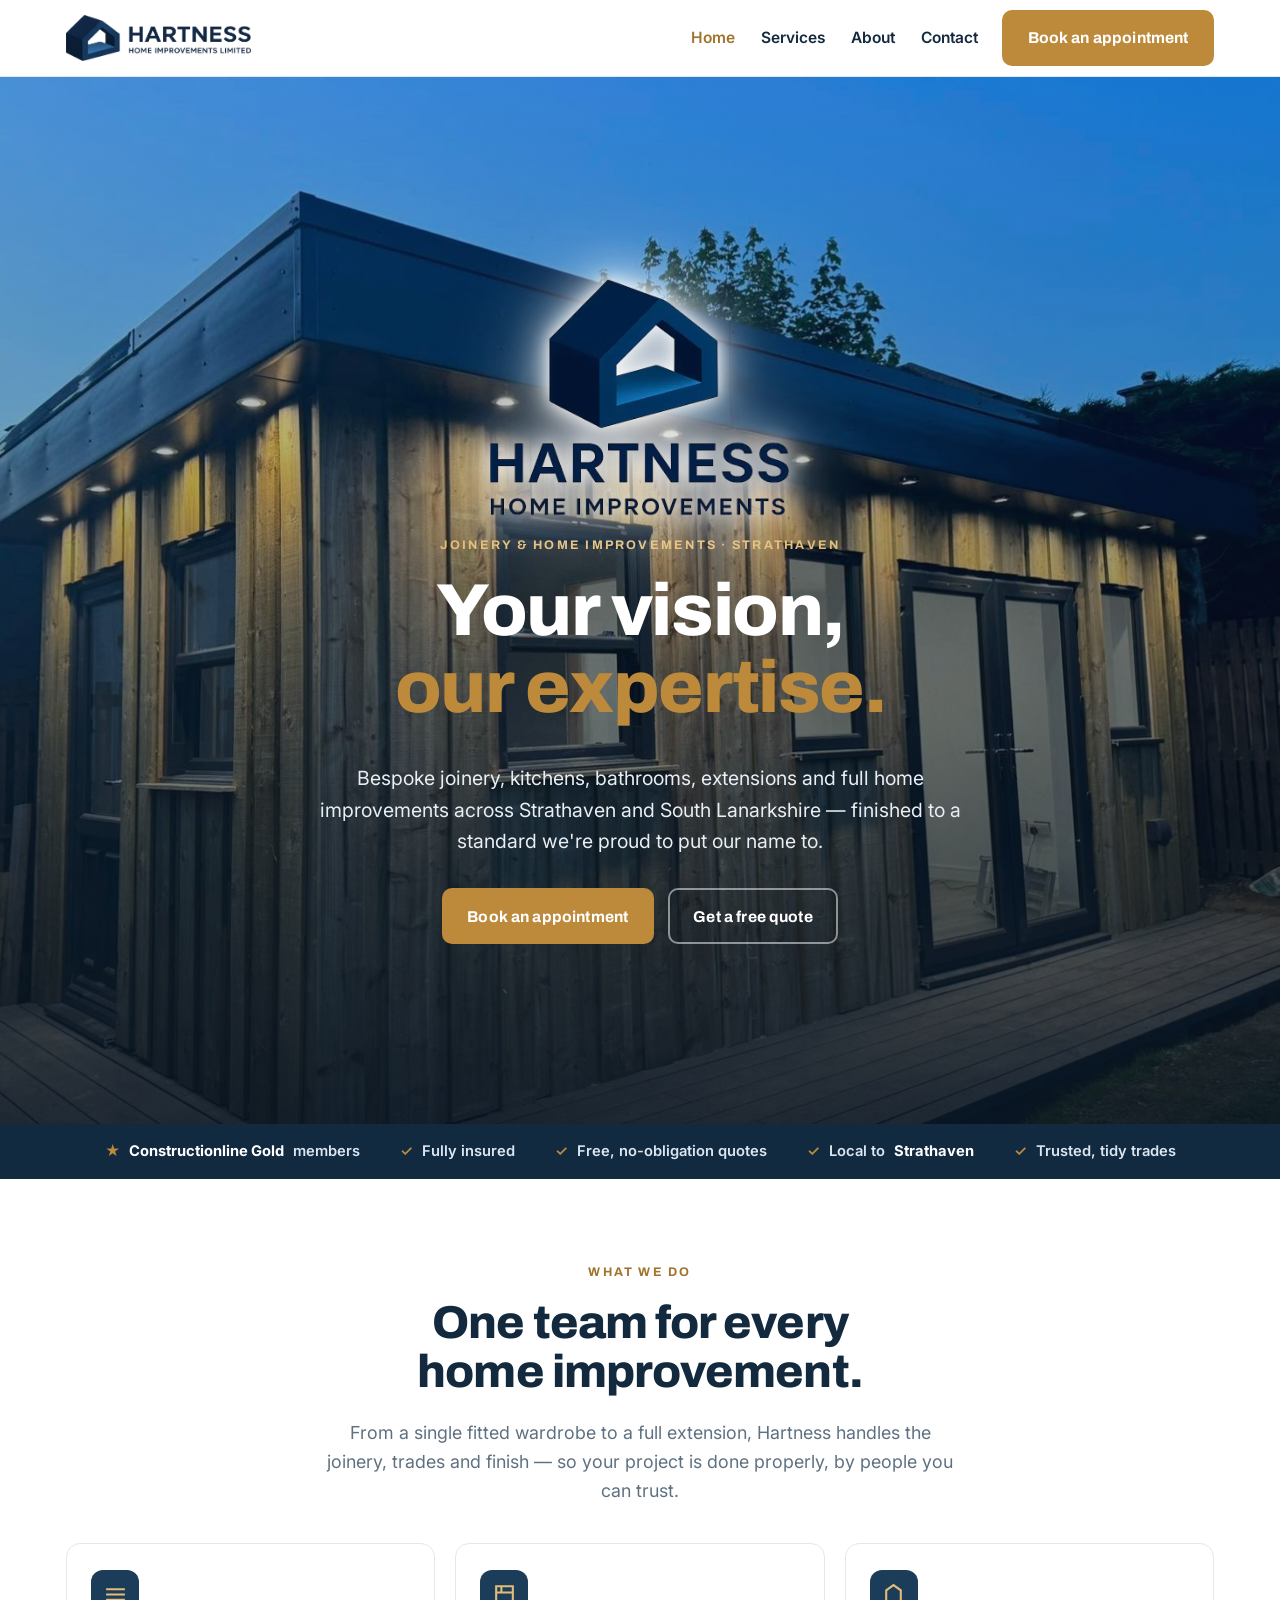
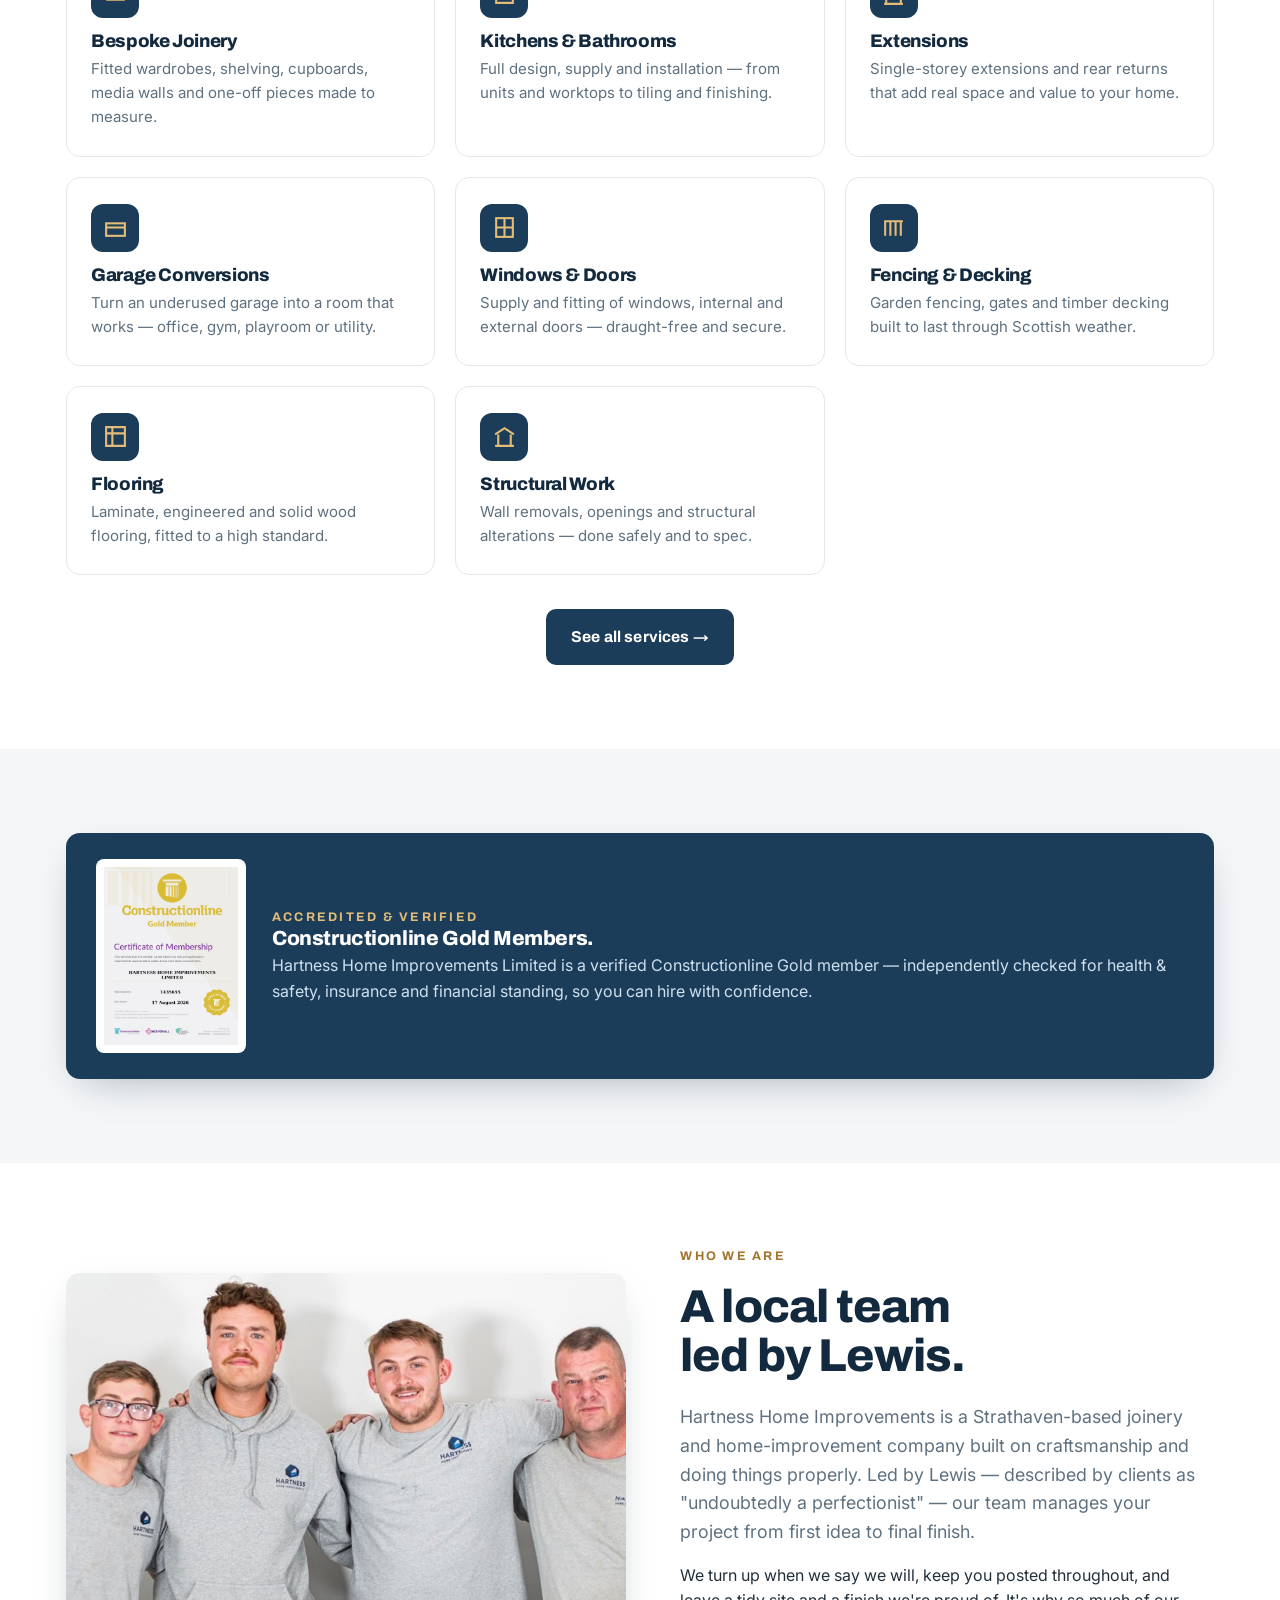
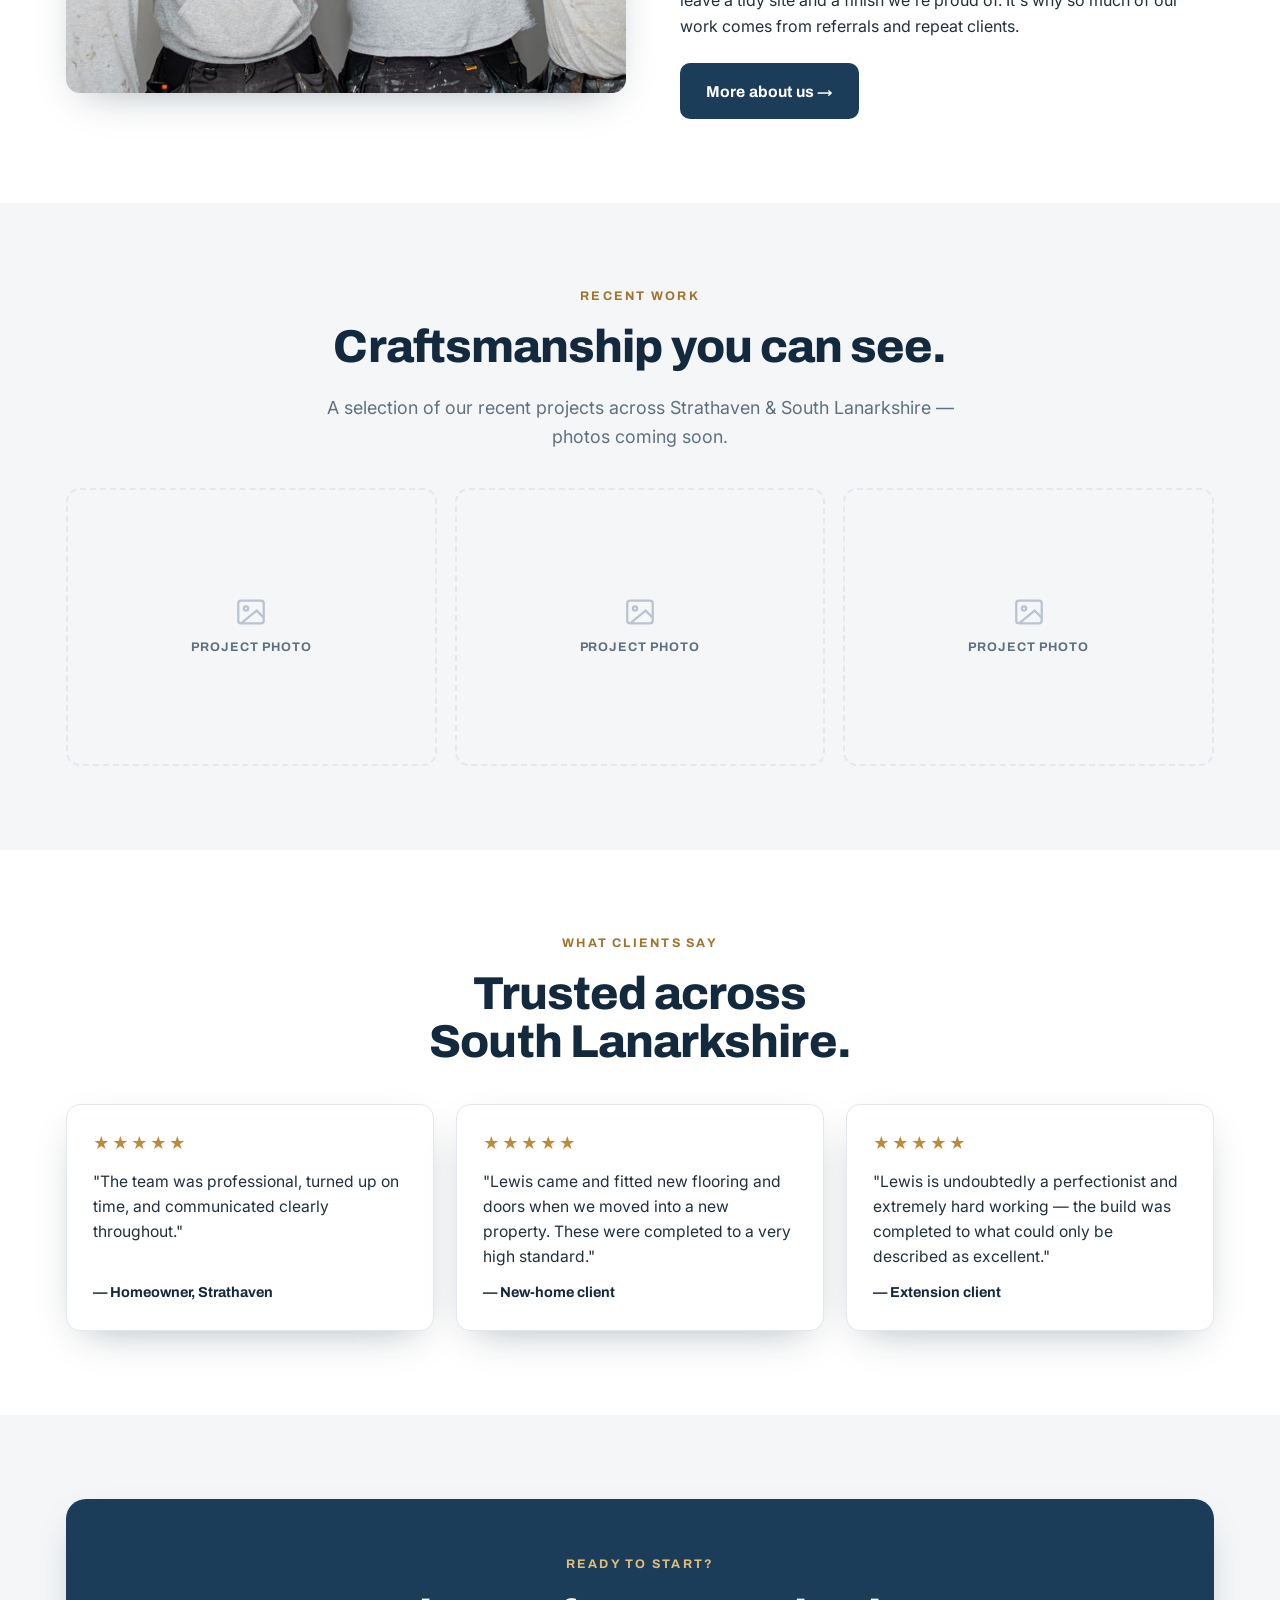
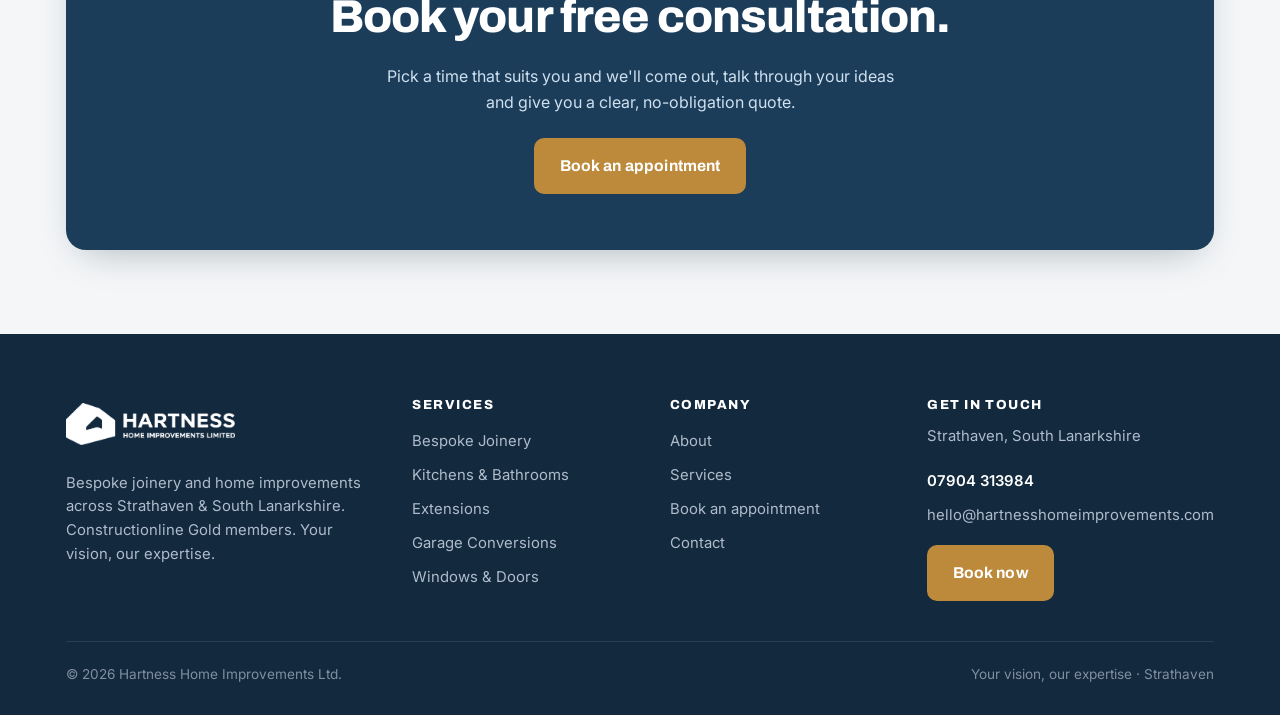
<file: index.html>
<!doctype html><html lang="en"><head>
<meta charset="utf-8"><meta name="viewport" content="width=device-width,initial-scale=1">
<title>Hartness Home Improvements — Joinery &amp; Home Improvements, Strathaven</title>
<meta name="description" content="Hartness Home Improvements — bespoke joinery, kitchens, bathrooms, extensions and home improvements across Strathaven and South Lanarkshire. Constructionline Gold members. Your vision, our expertise.">
<link rel="icon" href="assets/favicon.svg">
<link rel="preconnect" href="https://fonts.googleapis.com"><link rel="preconnect" href="https://fonts.gstatic.com" crossorigin>
<link href="https://fonts.googleapis.com/css2?family=Archivo:wght@500;600;700;800;900&family=Inter:wght@400;500;600;700&display=swap" rel="stylesheet">
<link rel="stylesheet" href="css/site.css">
</head><body>

<header class="site"><nav class="bar">
 <a class="brandlogo" href="index.html" aria-label="Hartness Home Improvements home"><img src="assets/logo.png" alt="Hartness Home Improvements"></a>
 <div class="nav-links">
   <a href="index.html" class="active">Home</a>
   <a href="services.html">Services</a>
   <a href="about.html">About</a>
   <a href="contact.html">Contact</a>
 </div>
 <div class="nav-cta"><a class="btn btn-amber" href="book.html">Book an appointment</a></div>
 <button class="burger" data-mm-open aria-label="Menu"><span></span><span></span><span></span></button>
</nav></header>
<div class="mm-back" data-mm-close></div>
<aside class="mobile-menu"><button class="mm-close" data-mm-close aria-label="Close">&times;</button>
 <a href="index.html">Home</a><a href="services.html">Services</a><a href="about.html">About</a><a href="contact.html">Contact</a>
 <a class="btn btn-amber" href="book.html">Book an appointment</a>
</aside>

<section class="hero centered">
 <!-- To use a video hero: replace the <img> below with
      <video autoplay muted loop playsinline poster="assets/hero.jpg"><source src="assets/hero.mp4" type="video/mp4"></video> -->
 <picture><source media="(max-width:820px)" srcset="assets/hero-mobile.jpg"><img class="hero-bg" src="assets/hero.jpg" alt="The Hartness Home Improvements team"></picture>
 <div class="hero-inner">
   <div class="hero-logo-chip" data-reveal><img src="assets/logo-stack.png" alt="Hartness Home Improvements"></div>
   <p class="eyebrow" data-reveal style="color:var(--brand-l)">Joinery &amp; home improvements · Strathaven</p>
   <h1 data-reveal>Your vision,<br><span class="amber">our expertise.</span></h1>
   <p class="lead" data-reveal>Bespoke joinery, kitchens, bathrooms, extensions and full home improvements across Strathaven and South Lanarkshire — finished to a standard we're proud to put our name to.</p>
   <div class="cta-row" data-reveal>
     <a class="btn btn-amber" href="book.html">Book an appointment</a>
     <a class="btn btn-ghost" href="contact.html">Get a free quote</a>
   </div>
 </div>
</section>

<div class="trust-strip"><div class="wrap">
 <span><span class="dot">&#9733;</span> <b>Constructionline Gold</b> members</span>
 <span><span class="dot">&#10003;</span> Fully insured</span>
 <span><span class="dot">&#10003;</span> Free, no-obligation quotes</span>
 <span><span class="dot">&#10003;</span> Local to <b>Strathaven</b></span>
 <span><span class="dot">&#10003;</span> Trusted, tidy trades</span>
</div></div>

<section><div class="wrap">
 <div class="sec-head center" data-reveal><p class="eyebrow">What we do</p><h2>One team for every home improvement.</h2>
 <p class="lead-muted">From a single fitted wardrobe to a full extension, Hartness handles the joinery, trades and finish — so your project is done properly, by people you can trust.</p></div>
 <div class="svc-list">
   <div class="svc-item" data-reveal><div class="ic"><svg viewBox="0 0 24 24" fill="none" stroke="currentColor" stroke-width="2"><path d="M3 7h18M3 12h18M3 17h18"/></svg></div><h3>Bespoke Joinery</h3><p>Fitted wardrobes, shelving, cupboards, media walls and one-off pieces made to measure.</p></div>
   <div class="svc-item" data-reveal><div class="ic"><svg viewBox="0 0 24 24" fill="none" stroke="currentColor" stroke-width="2"><path d="M4 4h16v16H4z"/><path d="M4 10h16M9 4v6"/></svg></div><h3>Kitchens &amp; Bathrooms</h3><p>Full design, supply and installation — from units and worktops to tiling and finishing.</p></div>
   <div class="svc-item" data-reveal><div class="ic"><svg viewBox="0 0 24 24" fill="none" stroke="currentColor" stroke-width="2"><path d="M3 21h18M5 21V8l7-5 7 5v13"/></svg></div><h3>Extensions</h3><p>Single-storey extensions and rear returns that add real space and value to your home.</p></div>
   <div class="svc-item" data-reveal><div class="ic"><svg viewBox="0 0 24 24" fill="none" stroke="currentColor" stroke-width="2"><rect x="3" y="8" width="18" height="12"/><path d="M3 12h18"/></svg></div><h3>Garage Conversions</h3><p>Turn an underused garage into a room that works — office, gym, playroom or utility.</p></div>
   <div class="svc-item" data-reveal><div class="ic"><svg viewBox="0 0 24 24" fill="none" stroke="currentColor" stroke-width="2"><rect x="4" y="3" width="16" height="18"/><path d="M12 3v18M4 12h16"/></svg></div><h3>Windows &amp; Doors</h3><p>Supply and fitting of windows, internal and external doors — draught-free and secure.</p></div>
   <div class="svc-item" data-reveal><div class="ic"><svg viewBox="0 0 24 24" fill="none" stroke="currentColor" stroke-width="2"><path d="M4 20V6M9 20V6M14 20V6M19 20V6M3 6h18"/></svg></div><h3>Fencing &amp; Decking</h3><p>Garden fencing, gates and timber decking built to last through Scottish weather.</p></div>
   <div class="svc-item" data-reveal><div class="ic"><svg viewBox="0 0 24 24" fill="none" stroke="currentColor" stroke-width="2"><path d="M3 3h18v18H3z"/><path d="M3 9h18M9 3v18"/></svg></div><h3>Flooring</h3><p>Laminate, engineered and solid wood flooring, fitted to a high standard.</p></div>
   <div class="svc-item" data-reveal><div class="ic"><svg viewBox="0 0 24 24" fill="none" stroke="currentColor" stroke-width="2"><path d="M3 21h18M6 21V10M18 21V10M3 10l9-6 9 6"/></svg></div><h3>Structural Work</h3><p>Wall removals, openings and structural alterations — done safely and to spec.</p></div>
 </div>
 <div style="text-align:center;margin-top:34px" data-reveal><a class="btn btn-navy" href="services.html">See all services &rarr;</a></div>
</div></section>

<section class="band"><div class="wrap">
 <div class="cline" data-reveal>
   <img src="assets/constructionline.jpg" alt="Constructionline Gold Member certificate">
   <div><p class="eyebrow" style="color:var(--brand-l)">Accredited &amp; verified</p><h3>Constructionline Gold Members.</h3>
   <p>Hartness Home Improvements Limited is a verified Constructionline Gold member — independently checked for health &amp; safety, insurance and financial standing, so you can hire with confidence.</p></div>
 </div>
</div></section>

<section><div class="wrap"><div class="split" data-reveal>
 <img src="assets/team.jpg" alt="The Hartness Home Improvements team">
 <div><p class="eyebrow">Who we are</p><h2>A local team led by Lewis.</h2>
 <p class="lead-muted">Hartness Home Improvements is a Strathaven-based joinery and home-improvement company built on craftsmanship and doing things properly. Led by Lewis — described by clients as "undoubtedly a perfectionist" — our team manages your project from first idea to final finish.</p>
 <p>We turn up when we say we will, keep you posted throughout, and leave a tidy site and a finish we're proud of. It's why so much of our work comes from referrals and repeat clients.</p>
 <a class="btn btn-navy" href="about.html" style="margin-top:8px">More about us &rarr;</a></div>
</div></div></section>

<section class="band"><div class="wrap">
 <div class="sec-head center" data-reveal><p class="eyebrow">Recent work</p><h2>Craftsmanship you can see.</h2>
 <p class="lead-muted">A selection of our recent projects across Strathaven &amp; South Lanarkshire — photos coming soon.</p></div>
 <div class="work-grid" data-reveal>
   <div class="cell ph"><svg viewBox="0 0 24 24" fill="none" stroke="currentColor" stroke-width="1.6"><rect x="3" y="4" width="18" height="16" rx="2"/><circle cx="8.5" cy="9.5" r="1.5"/><path d="M21 16l-5-5L5 20"/></svg><span>Project photo</span></div>
   <div class="cell ph"><svg viewBox="0 0 24 24" fill="none" stroke="currentColor" stroke-width="1.6"><rect x="3" y="4" width="18" height="16" rx="2"/><circle cx="8.5" cy="9.5" r="1.5"/><path d="M21 16l-5-5L5 20"/></svg><span>Project photo</span></div>
   <div class="cell ph"><svg viewBox="0 0 24 24" fill="none" stroke="currentColor" stroke-width="1.6"><rect x="3" y="4" width="18" height="16" rx="2"/><circle cx="8.5" cy="9.5" r="1.5"/><path d="M21 16l-5-5L5 20"/></svg><span>Project photo</span></div>
 </div>
</div></section>

<section><div class="wrap">
 <div class="sec-head center" data-reveal><p class="eyebrow">What clients say</p><h2>Trusted across South Lanarkshire.</h2></div>
 <div class="tgrid">
   <div class="tcard" data-reveal><div class="stars">&#9733;&#9733;&#9733;&#9733;&#9733;</div><p>"The team was professional, turned up on time, and communicated clearly throughout."</p><div class="who">— Homeowner, Strathaven</div></div>
   <div class="tcard" data-reveal><div class="stars">&#9733;&#9733;&#9733;&#9733;&#9733;</div><p>"Lewis came and fitted new flooring and doors when we moved into a new property. These were completed to a very high standard."</p><div class="who">— New-home client</div></div>
   <div class="tcard" data-reveal><div class="stars">&#9733;&#9733;&#9733;&#9733;&#9733;</div><p>"Lewis is undoubtedly a perfectionist and extremely hard working — the build was completed to what could only be described as excellent."</p><div class="who">— Extension client</div></div>
 </div>
</div></section>

<section class="band"><div class="wrap"><div class="cta-band" data-reveal>
 <p class="eyebrow" style="color:var(--brand-l)">Ready to start?</p>
 <h2>Book your free consultation.</h2>
 <p>Pick a time that suits you and we'll come out, talk through your ideas and give you a clear, no-obligation quote.</p>
 <a class="btn btn-amber" href="book.html">Book an appointment</a>
</div></div></section>

<footer class="site"><div class="wrap">
 <div class="cols">
   <div class="fbrand"><a class="brandlogo" href="index.html" aria-label="Hartness home"><img src="assets/logo-white.png" alt="Hartness Home Improvements"></a>
     <p>Bespoke joinery and home improvements across Strathaven &amp; South Lanarkshire. Constructionline Gold members. Your vision, our expertise.</p></div>
   <div><h4>Services</h4><a href="services.html">Bespoke Joinery</a><a href="services.html">Kitchens &amp; Bathrooms</a><a href="services.html">Extensions</a><a href="services.html">Garage Conversions</a><a href="services.html">Windows &amp; Doors</a></div>
   <div><h4>Company</h4><a href="about.html">About</a><a href="services.html">Services</a><a href="book.html">Book an appointment</a><a href="contact.html">Contact</a></div>
   <div><h4>Get in touch</h4><p>Strathaven, South Lanarkshire</p><a href="tel:07904313984" style="color:#fff;font-weight:600">07904 313984</a><a href="mailto:hello@hartnesshomeimprovements.com">hello@hartnesshomeimprovements.com</a><a class="btn btn-amber" href="book.html" style="margin-top:12px">Book now</a></div>
 </div>
 <div class="foot-bot"><span>&copy; 2026 Hartness Home Improvements Ltd.</span><span>Your vision, our expertise · Strathaven</span></div>
</div></footer>

<script src="js/site.js"></script>
</body></html>
</file>
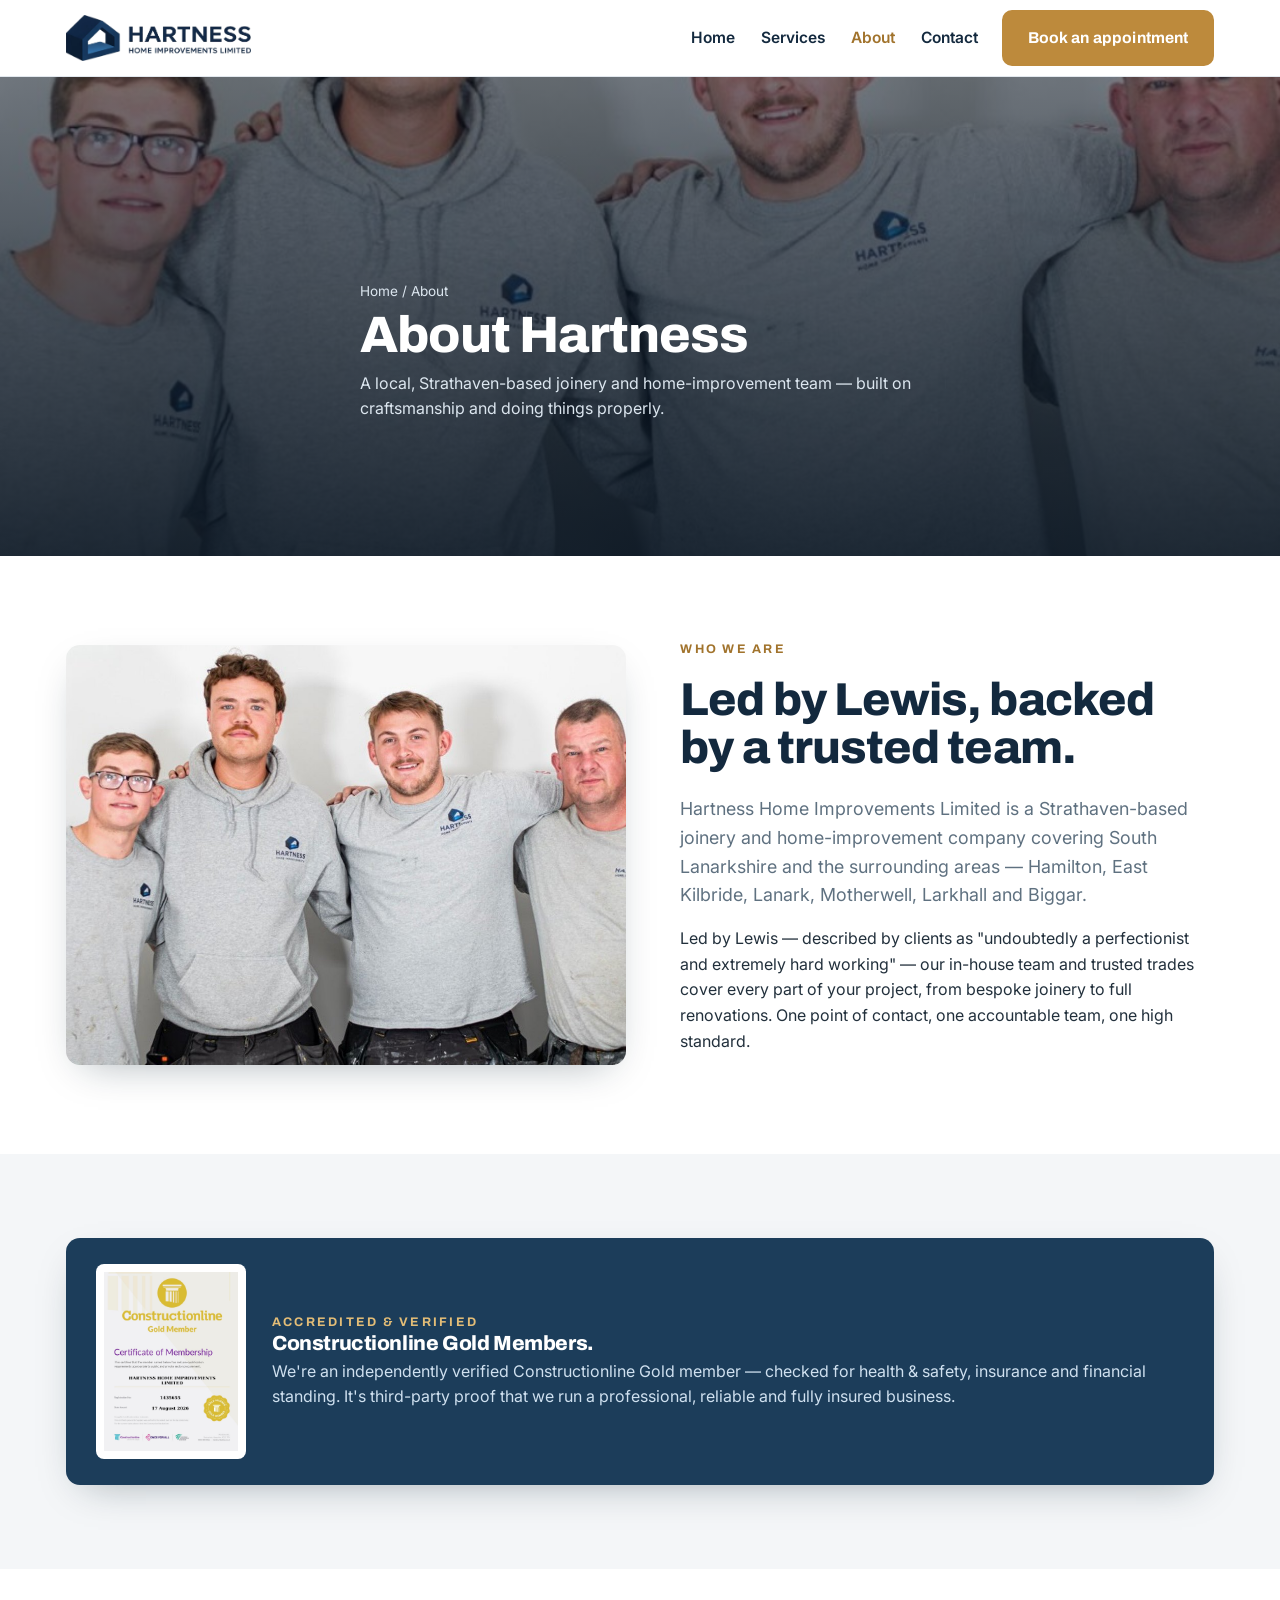
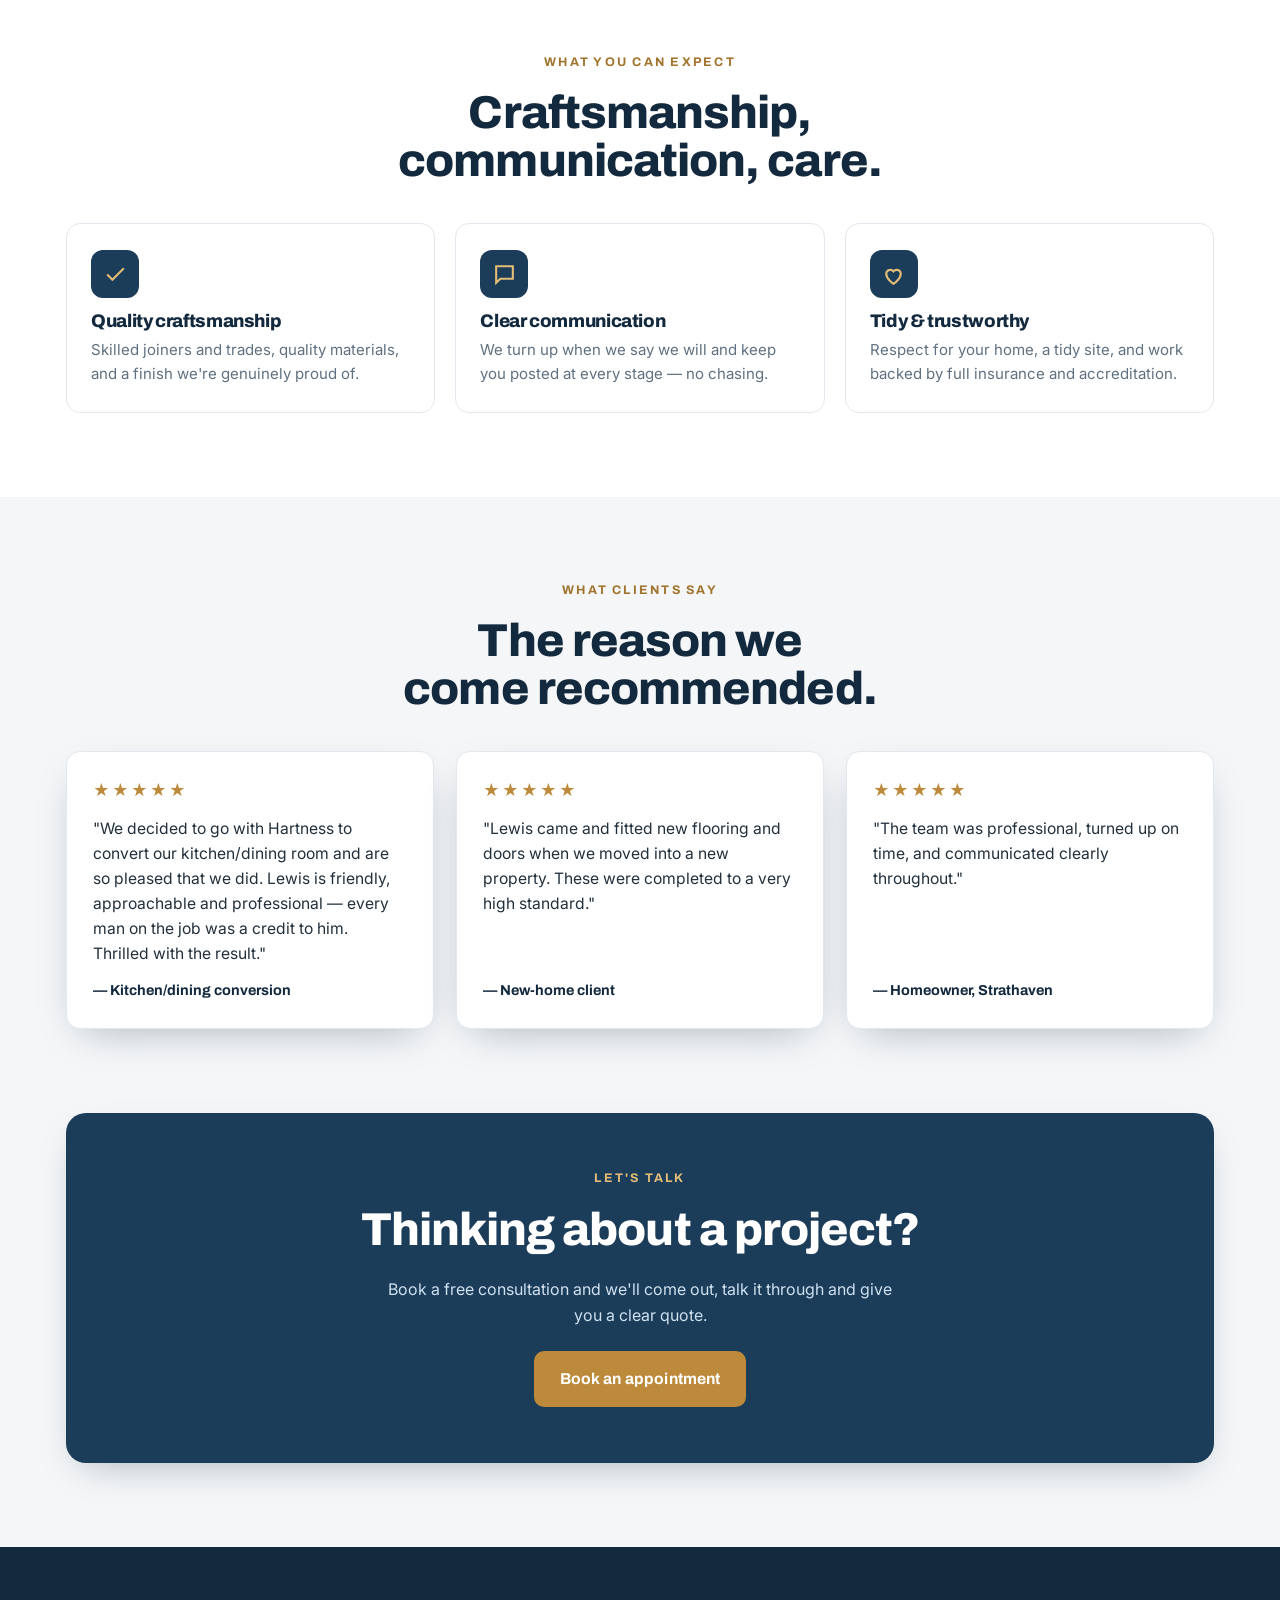
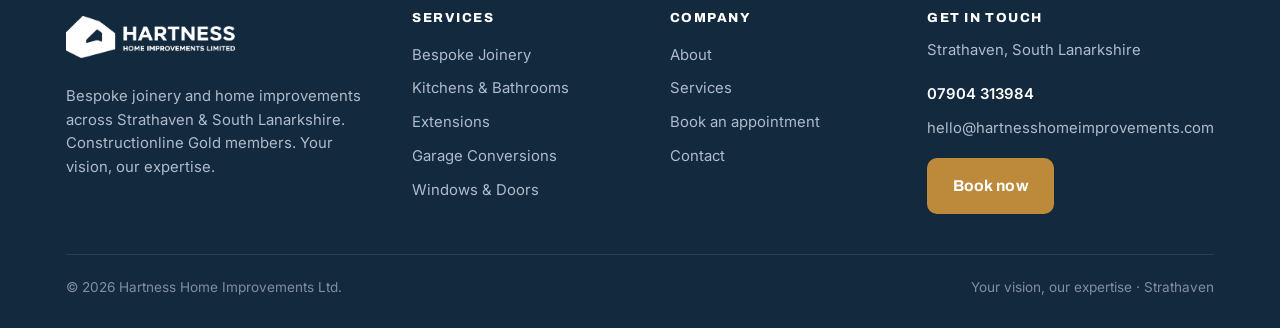
<file: about.html>
<!doctype html><html lang="en"><head>
<meta charset="utf-8"><meta name="viewport" content="width=device-width,initial-scale=1">
<title>About — Hartness Home Improvements</title>
<meta name="description" content="Hartness Home Improvements — a Strathaven-based joinery and home-improvement team led by Lewis. Constructionline Gold members. Craftsmanship, reliability and a finish you can trust.">
<link rel="icon" href="assets/favicon.svg">
<link rel="preconnect" href="https://fonts.googleapis.com"><link rel="preconnect" href="https://fonts.gstatic.com" crossorigin>
<link href="https://fonts.googleapis.com/css2?family=Archivo:wght@500;600;700;800;900&family=Inter:wght@400;500;600;700&display=swap" rel="stylesheet">
<link rel="stylesheet" href="css/site.css">
</head><body>
<header class="site"><nav class="bar">
 <a class="brandlogo" href="index.html" aria-label="Hartness Home Improvements home"><img src="assets/logo.png" alt="Hartness Home Improvements"></a>
 <div class="nav-links"><a href="index.html">Home</a><a href="services.html">Services</a><a href="about.html" class="active">About</a><a href="contact.html">Contact</a></div>
 <div class="nav-cta"><a class="btn btn-amber" href="book.html">Book an appointment</a></div>
 <button class="burger" data-mm-open aria-label="Menu"><span></span><span></span><span></span></button>
</nav></header>
<div class="mm-back" data-mm-close></div>
<aside class="mobile-menu"><button class="mm-close" data-mm-close aria-label="Close">&times;</button>
 <a href="index.html">Home</a><a href="services.html">Services</a><a href="about.html" class="active">About</a><a href="contact.html">Contact</a><a class="btn btn-amber" href="book.html">Book an appointment</a>
</aside>

<section class="subhero"><img class="hero-bg" src="assets/team.jpg" alt=""><div class="wrap">
 <p class="crumb"><a href="index.html">Home</a> / About</p>
 <h1>About Hartness</h1>
 <p>A local, Strathaven-based joinery and home-improvement team — built on craftsmanship and doing things properly.</p>
</div></section>

<section><div class="wrap"><div class="split" data-reveal>
 <img src="assets/team.jpg" alt="The Hartness Home Improvements team">
 <div><p class="eyebrow">Who we are</p><h2>Led by Lewis, backed by a trusted team.</h2>
 <p class="lead-muted">Hartness Home Improvements Limited is a Strathaven-based joinery and home-improvement company covering South Lanarkshire and the surrounding areas — Hamilton, East Kilbride, Lanark, Motherwell, Larkhall and Biggar.</p>
 <p>Led by Lewis — described by clients as "undoubtedly a perfectionist and extremely hard working" — our in-house team and trusted trades cover every part of your project, from bespoke joinery to full renovations. One point of contact, one accountable team, one high standard.</p>
 </div>
</div></div></section>

<section class="band"><div class="wrap">
 <div class="cline" data-reveal>
   <img src="assets/constructionline.jpg" alt="Constructionline Gold Member certificate">
   <div><p class="eyebrow" style="color:var(--brand-l)">Accredited &amp; verified</p><h3>Constructionline Gold Members.</h3>
   <p>We're an independently verified Constructionline Gold member — checked for health &amp; safety, insurance and financial standing. It's third-party proof that we run a professional, reliable and fully insured business.</p></div>
 </div>
</div></section>

<section><div class="wrap">
 <div class="sec-head center" data-reveal><p class="eyebrow">What you can expect</p><h2>Craftsmanship, communication, care.</h2></div>
 <div class="svc-list" style="grid-template-columns:repeat(3,1fr)">
   <div class="svc-item" data-reveal><div class="ic"><svg viewBox="0 0 24 24" fill="none" stroke="currentColor" stroke-width="2"><path d="M20 6 9 17l-5-5"/></svg></div><h3>Quality craftsmanship</h3><p>Skilled joiners and trades, quality materials, and a finish we're genuinely proud of.</p></div>
   <div class="svc-item" data-reveal><div class="ic"><svg viewBox="0 0 24 24" fill="none" stroke="currentColor" stroke-width="2"><path d="M4 4h16v12H8l-4 4z"/></svg></div><h3>Clear communication</h3><p>We turn up when we say we will and keep you posted at every stage — no chasing.</p></div>
   <div class="svc-item" data-reveal><div class="ic"><svg viewBox="0 0 24 24" fill="none" stroke="currentColor" stroke-width="2"><path d="M12 21s-7-4.5-7-10a4 4 0 0 1 7-2 4 4 0 0 1 7 2c0 5.5-7 10-7 10z"/></svg></div><h3>Tidy &amp; trustworthy</h3><p>Respect for your home, a tidy site, and work backed by full insurance and accreditation.</p></div>
 </div>
</div></section>

<section class="band"><div class="wrap">
 <div class="sec-head center" data-reveal><p class="eyebrow">What clients say</p><h2>The reason we come recommended.</h2></div>
 <div class="tgrid">
   <div class="tcard" data-reveal><div class="stars">&#9733;&#9733;&#9733;&#9733;&#9733;</div><p>"We decided to go with Hartness to convert our kitchen/dining room and are so pleased that we did. Lewis is friendly, approachable and professional — every man on the job was a credit to him. Thrilled with the result."</p><div class="who">— Kitchen/dining conversion</div></div>
   <div class="tcard" data-reveal><div class="stars">&#9733;&#9733;&#9733;&#9733;&#9733;</div><p>"Lewis came and fitted new flooring and doors when we moved into a new property. These were completed to a very high standard."</p><div class="who">— New-home client</div></div>
   <div class="tcard" data-reveal><div class="stars">&#9733;&#9733;&#9733;&#9733;&#9733;</div><p>"The team was professional, turned up on time, and communicated clearly throughout."</p><div class="who">— Homeowner, Strathaven</div></div>
 </div>
</div></section>

<section class="band" style="padding-top:0"><div class="wrap"><div class="cta-band" data-reveal>
 <p class="eyebrow" style="color:var(--brand-l)">Let's talk</p>
 <h2>Thinking about a project?</h2>
 <p>Book a free consultation and we'll come out, talk it through and give you a clear quote.</p>
 <a class="btn btn-amber" href="book.html">Book an appointment</a>
</div></div></section>

<footer class="site"><div class="wrap">
 <div class="cols">
   <div class="fbrand"><a class="brandlogo" href="index.html" aria-label="Hartness home"><img src="assets/logo-white.png" alt="Hartness Home Improvements"></a>
     <p>Bespoke joinery and home improvements across Strathaven &amp; South Lanarkshire. Constructionline Gold members. Your vision, our expertise.</p></div>
   <div><h4>Services</h4><a href="services.html">Bespoke Joinery</a><a href="services.html">Kitchens &amp; Bathrooms</a><a href="services.html">Extensions</a><a href="services.html">Garage Conversions</a><a href="services.html">Windows &amp; Doors</a></div>
   <div><h4>Company</h4><a href="about.html">About</a><a href="services.html">Services</a><a href="book.html">Book an appointment</a><a href="contact.html">Contact</a></div>
   <div><h4>Get in touch</h4><p>Strathaven, South Lanarkshire</p><a href="tel:07904313984" style="color:#fff;font-weight:600">07904 313984</a><a href="mailto:hello@hartnesshomeimprovements.com">hello@hartnesshomeimprovements.com</a><a class="btn btn-amber" href="book.html" style="margin-top:12px">Book now</a></div>
 </div>
 <div class="foot-bot"><span>&copy; 2026 Hartness Home Improvements Ltd.</span><span>Your vision, our expertise · Strathaven</span></div>
</div></footer>
<script src="js/site.js"></script>
</body></html>
</file>
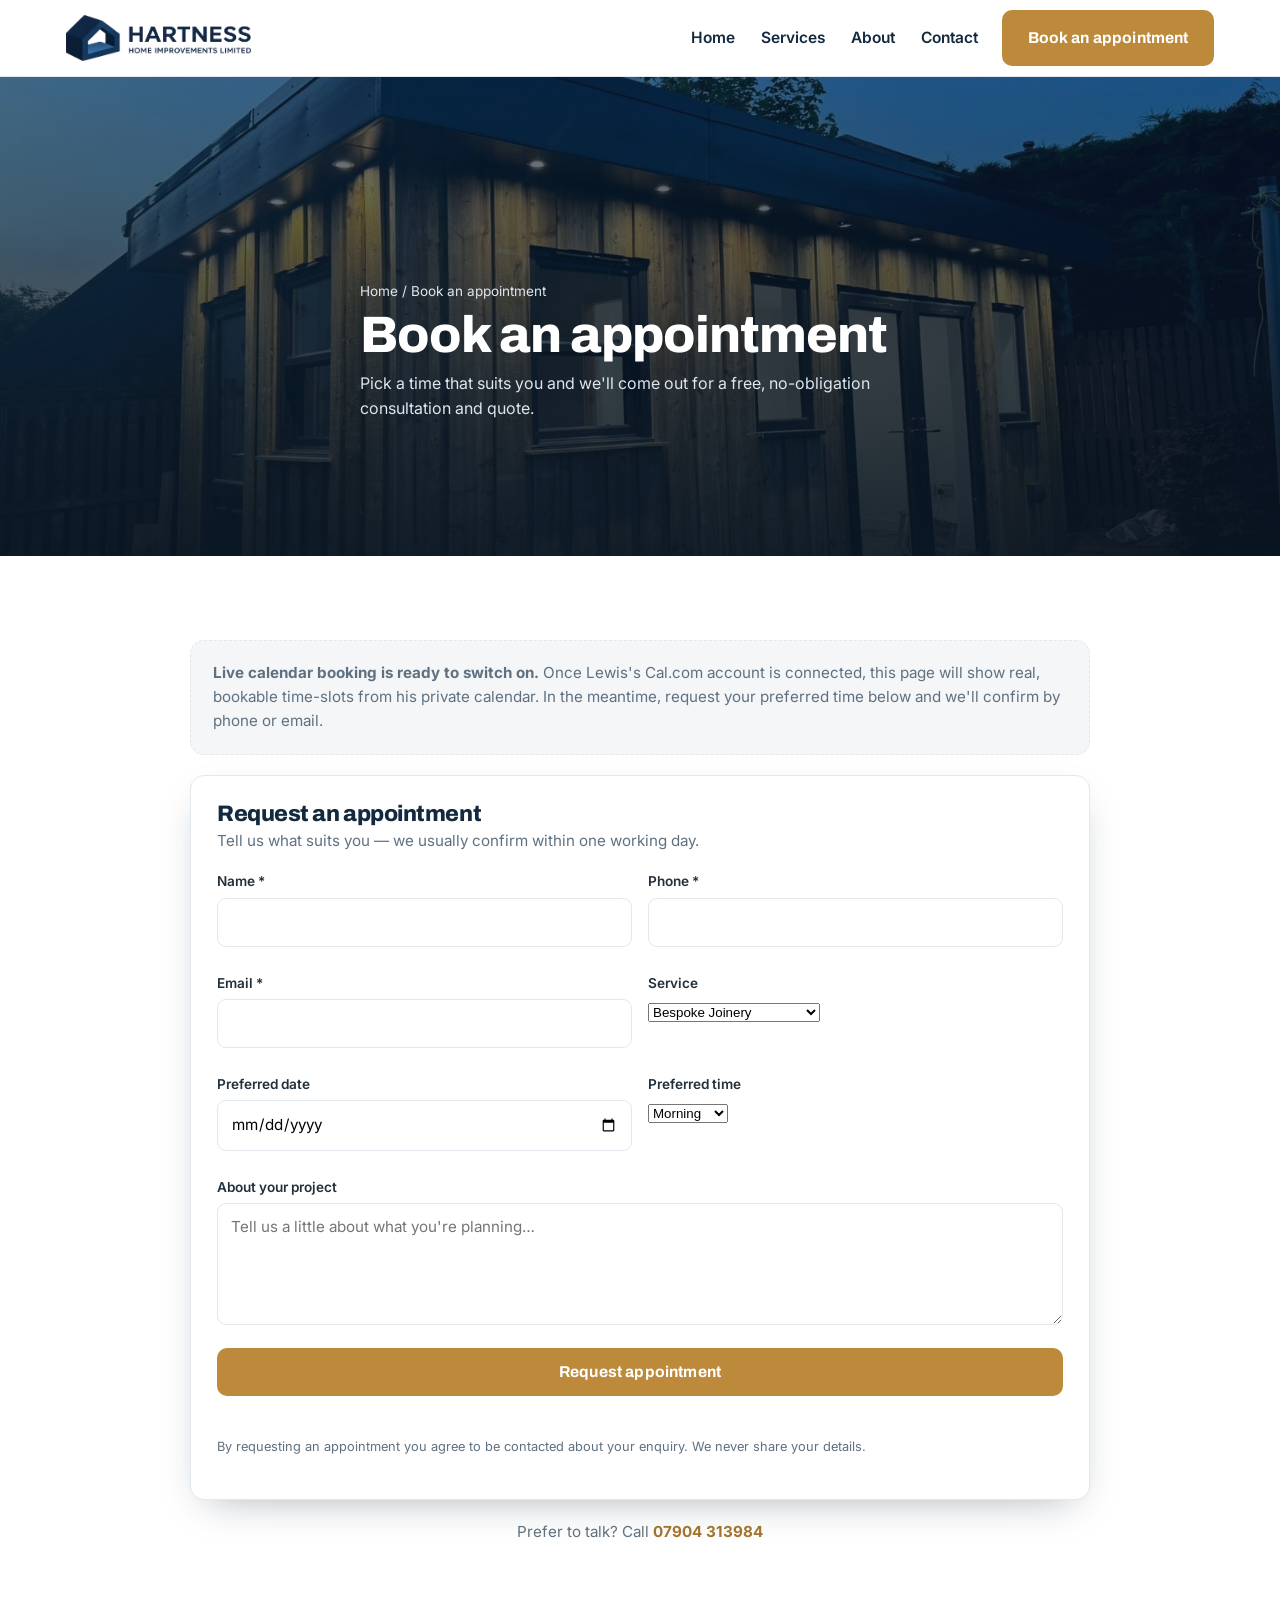
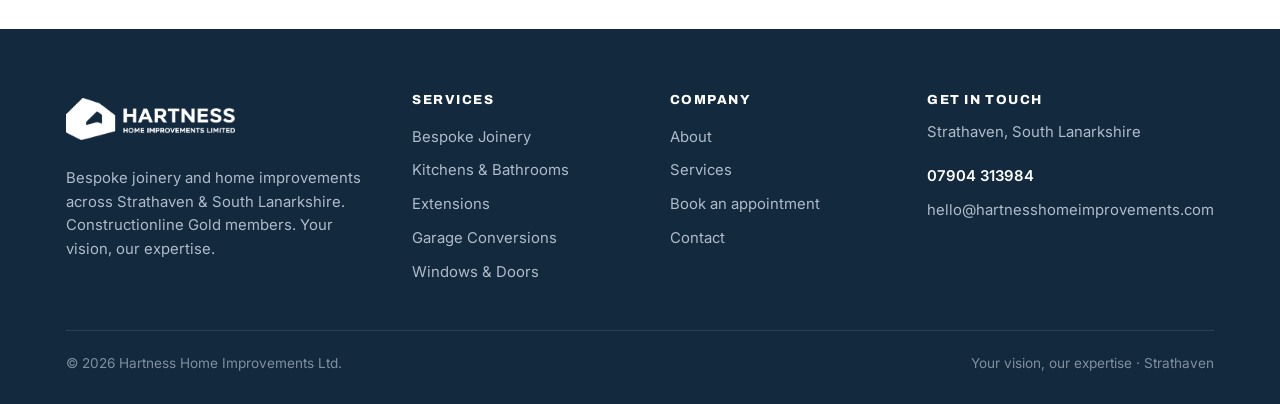
<file: book.html>
<!doctype html><html lang="en"><head>
<meta charset="utf-8"><meta name="viewport" content="width=device-width,initial-scale=1">
<title>Book an Appointment — Hartness Home Improvements</title>
<meta name="description" content="Book a free, no-obligation consultation with Hartness Home Improvements. Pick a time that suits you and we'll come out to discuss your project.">
<link rel="icon" href="assets/favicon.svg">
<link rel="preconnect" href="https://fonts.googleapis.com"><link rel="preconnect" href="https://fonts.gstatic.com" crossorigin>
<link href="https://fonts.googleapis.com/css2?family=Archivo:wght@500;600;700;800;900&family=Inter:wght@400;500;600;700&display=swap" rel="stylesheet">
<link rel="stylesheet" href="css/site.css">
</head><body>
<header class="site"><nav class="bar">
 <a class="brandlogo" href="index.html" aria-label="Hartness Home Improvements home"><img src="assets/logo.png" alt="Hartness Home Improvements"></a>
 <div class="nav-links"><a href="index.html">Home</a><a href="services.html">Services</a><a href="about.html">About</a><a href="contact.html">Contact</a></div>
 <div class="nav-cta"><a class="btn btn-amber" href="book.html">Book an appointment</a></div>
 <button class="burger" data-mm-open aria-label="Menu"><span></span><span></span><span></span></button>
</nav></header>
<div class="mm-back" data-mm-close></div>
<aside class="mobile-menu"><button class="mm-close" data-mm-close aria-label="Close">&times;</button>
 <a href="index.html">Home</a><a href="services.html">Services</a><a href="about.html">About</a><a href="contact.html">Contact</a><a class="btn btn-amber" href="book.html">Book an appointment</a>
</aside>

<section class="subhero"><img class="hero-bg" src="assets/hero.jpg" alt=""><div class="wrap">
 <p class="crumb"><a href="index.html">Home</a> / Book an appointment</p>
 <h1>Book an appointment</h1>
 <p>Pick a time that suits you and we'll come out for a free, no-obligation consultation and quote.</p>
</div></section>

<section><div class="wrap"><div class="book-wrap">

 <!-- ============================================================
      LIVE CALENDAR (Cal.com) — connects to Lewis's private calendar
      To switch on real, bookable time-slots:
      1) Create a free account at cal.com and connect your Google/Outlook calendar.
      2) Create an event type (e.g. "Free Consultation, 30 min").
      3) Replace the src below with your embed link, e.g.
         https://cal.com/hartness/consultation?embed=true
      4) Delete the ".book-note" placeholder block beneath the iframe.
      Your real availability stays private — customers only see free slots.
      ============================================================ -->
 <!--
 <div class="cal-embed" data-reveal>
   <iframe src="https://cal.com/YOUR-HARTNESS-LINK?embed=true" title="Book with Hartness"></iframe>
 </div>
 -->

 <div class="book-note" data-reveal>
   <strong>Live calendar booking is ready to switch on.</strong> Once Lewis's Cal.com account is connected, this page will show real, bookable time-slots from his private calendar. In the meantime, request your preferred time below and we'll confirm by phone or email.
 </div>

 <div class="form-card" data-reveal>
   <h2 style="font-size:1.4rem;margin:0 0 4px">Request an appointment</h2>
   <p style="color:var(--muted);font-size:.95rem;margin-bottom:6px">Tell us what suits you — we usually confirm within one working day.</p>
   <form id="book-form">
     <input type="hidden" name="access_key" value="YOUR_WEB3FORMS_KEY">
     <input type="hidden" name="subject" value="New appointment request — hartnesshomeimprovements.co.uk">
     <input type="checkbox" name="botcheck" style="display:none" tabindex="-1" autocomplete="off">
     <div class="field-grid">
       <div><label>Name <span class="req">*</span></label><input type="text" name="name" required></div>
       <div><label>Phone <span class="req">*</span></label><input type="tel" name="phone" required></div>
       <div><label>Email <span class="req">*</span></label><input type="email" name="email" required></div>
       <div><label>Service</label>
         <select name="service">
           <option>Bespoke Joinery</option><option>Kitchen / Bathroom</option><option>Extension</option>
           <option>Garage Conversion</option><option>Windows &amp; Doors</option><option>Fencing / Decking</option>
           <option>Flooring</option><option>Structural / Wall Removal</option><option>Something else</option>
         </select>
       </div>
       <div><label>Preferred date</label><input type="date" name="preferred_date"></div>
       <div><label>Preferred time</label>
         <select name="preferred_time"><option>Morning</option><option>Afternoon</option><option>Evening</option><option>Any time</option></select>
       </div>
       <div class="full"><label>About your project</label><textarea name="message" rows="4" placeholder="Tell us a little about what you're planning…"></textarea></div>
     </div>
     <button class="btn btn-amber" type="submit" style="width:100%;justify-content:center;margin-top:16px">Request appointment</button>
     <div id="form-status"></div>
     <p class="form-note">By requesting an appointment you agree to be contacted about your enquiry. We never share your details.</p>
   </form>
 </div>

 <div style="text-align:center;color:var(--muted);font-size:.95rem" data-reveal>Prefer to talk? Call <a href="tel:07904313984" style="color:var(--brand-d);font-weight:700">07904 313984</a></div>
</div></div></section>

<footer class="site"><div class="wrap">
 <div class="cols">
   <div class="fbrand"><a class="brandlogo" href="index.html" aria-label="Hartness home"><img src="assets/logo-white.png" alt="Hartness Home Improvements"></a>
     <p>Bespoke joinery and home improvements across Strathaven &amp; South Lanarkshire. Constructionline Gold members. Your vision, our expertise.</p></div>
   <div><h4>Services</h4><a href="services.html">Bespoke Joinery</a><a href="services.html">Kitchens &amp; Bathrooms</a><a href="services.html">Extensions</a><a href="services.html">Garage Conversions</a><a href="services.html">Windows &amp; Doors</a></div>
   <div><h4>Company</h4><a href="about.html">About</a><a href="services.html">Services</a><a href="book.html">Book an appointment</a><a href="contact.html">Contact</a></div>
   <div><h4>Get in touch</h4><p>Strathaven, South Lanarkshire</p><a href="tel:07904313984" style="color:#fff;font-weight:600">07904 313984</a><a href="mailto:hello@hartnesshomeimprovements.com">hello@hartnesshomeimprovements.com</a></div>
 </div>
 <div class="foot-bot"><span>&copy; 2026 Hartness Home Improvements Ltd.</span><span>Your vision, our expertise · Strathaven</span></div>
</div></footer>

<script src="js/site.js"></script>
<script>
document.getElementById('book-form').addEventListener('submit', async function(e){
  e.preventDefault();
  var s=document.getElementById('form-status'); s.className=''; s.textContent='Sending…';
  var data=Object.fromEntries(new FormData(e.target).entries());
  if(data.access_key==='YOUR_WEB3FORMS_KEY'){ s.className='err'; s.textContent='Booking form not connected yet — add your Web3Forms key to go live.'; return; }
  try{
    var r=await fetch('https://api.web3forms.com/submit',{method:'POST',headers:{'Content-Type':'application/json',Accept:'application/json'},body:JSON.stringify(data)});
    var j=await r.json();
    if(j.success){ s.className='ok'; s.textContent='Thanks — your request has been sent. We’ll confirm your appointment shortly.'; e.target.reset(); }
    else { s.className='err'; s.textContent='Something went wrong. Please call us on 07904 313984.'; }
  }catch(err){ s.className='err'; s.textContent='Something went wrong. Please call us on 07904 313984.'; }
});
</script>
</body></html>
</file>
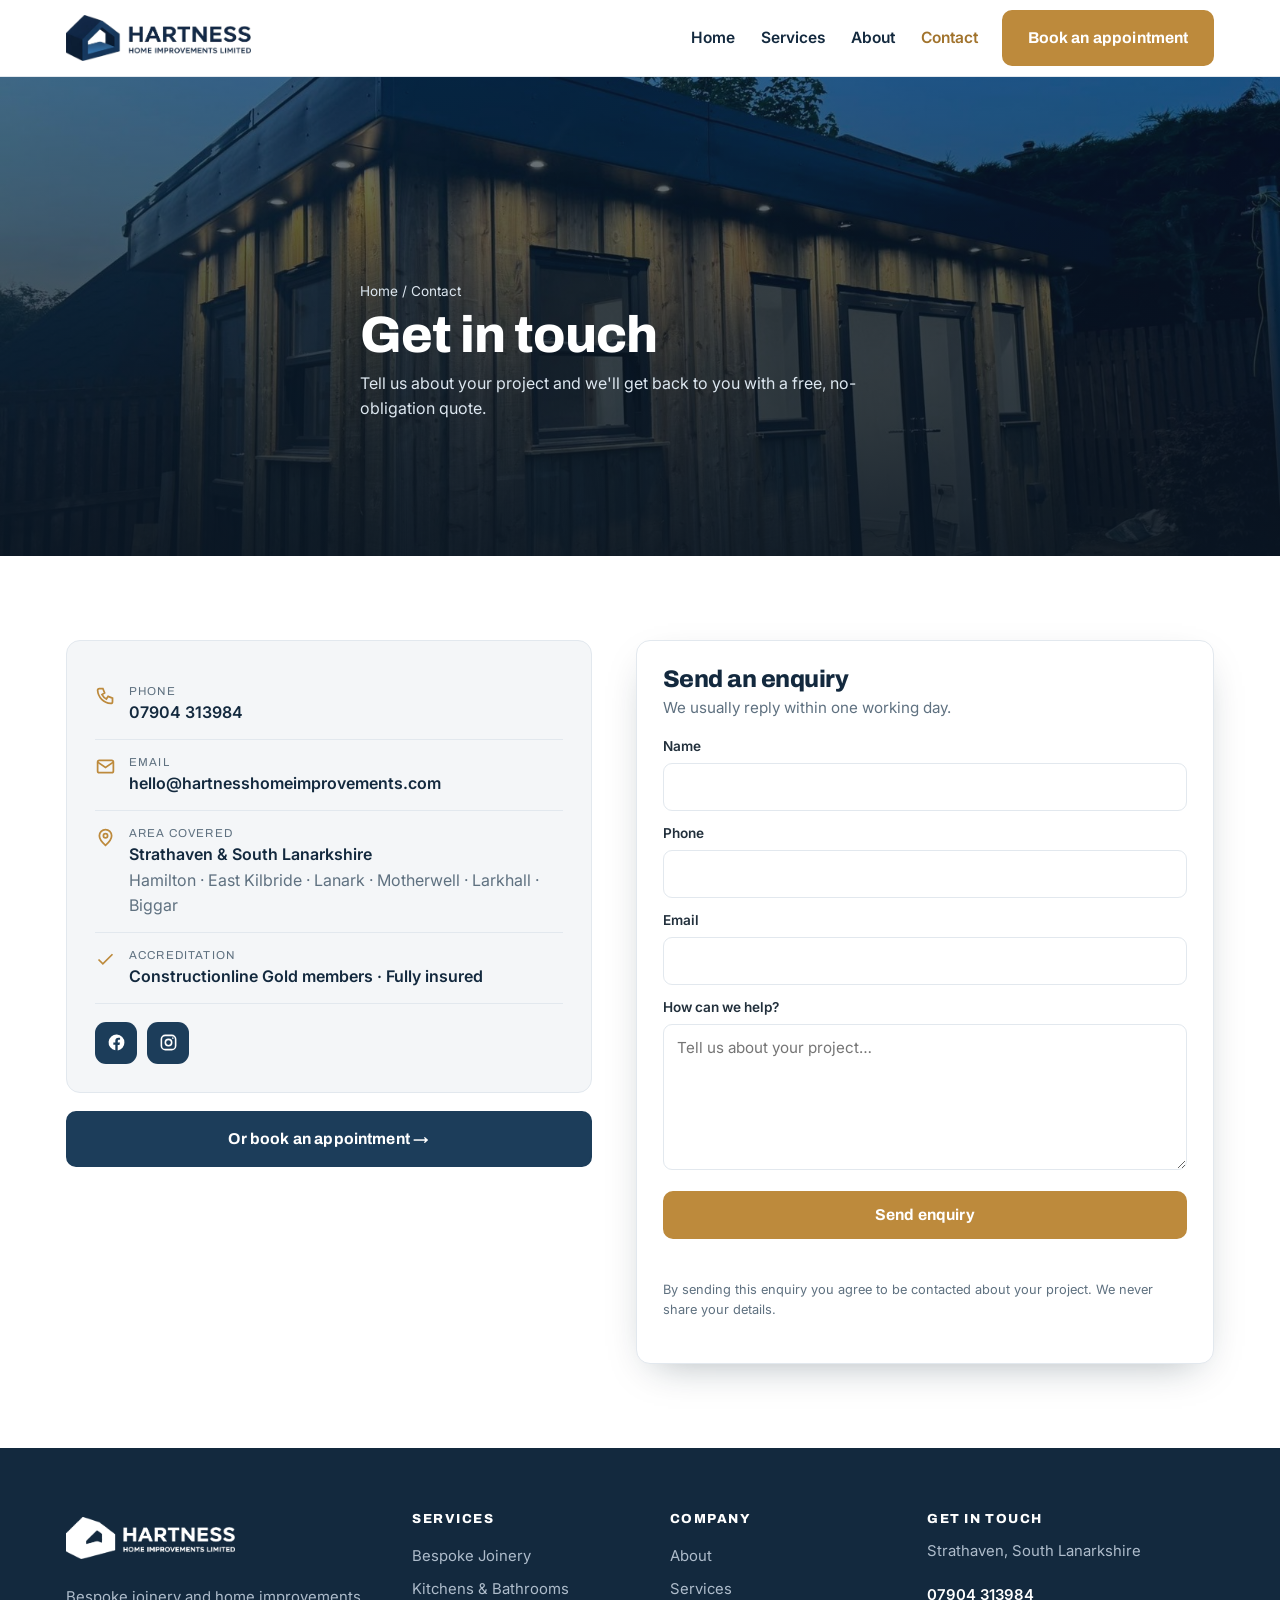
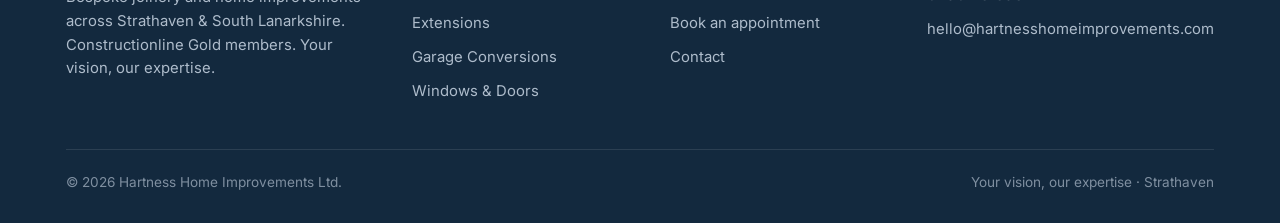
<file: contact.html>
<!doctype html><html lang="en"><head>
<meta charset="utf-8"><meta name="viewport" content="width=device-width,initial-scale=1">
<title>Contact — Hartness Home Improvements</title>
<meta name="description" content="Get in touch with Hartness Home Improvements in Strathaven. Call 07904 313984 or send an enquiry for a free, no-obligation quote.">
<link rel="icon" href="assets/favicon.svg">
<link rel="preconnect" href="https://fonts.googleapis.com"><link rel="preconnect" href="https://fonts.gstatic.com" crossorigin>
<link href="https://fonts.googleapis.com/css2?family=Archivo:wght@500;600;700;800;900&family=Inter:wght@400;500;600;700&display=swap" rel="stylesheet">
<link rel="stylesheet" href="css/site.css">
</head><body>
<header class="site"><nav class="bar">
 <a class="brandlogo" href="index.html" aria-label="Hartness Home Improvements home"><img src="assets/logo.png" alt="Hartness Home Improvements"></a>
 <div class="nav-links"><a href="index.html">Home</a><a href="services.html">Services</a><a href="about.html">About</a><a href="contact.html" class="active">Contact</a></div>
 <div class="nav-cta"><a class="btn btn-amber" href="book.html">Book an appointment</a></div>
 <button class="burger" data-mm-open aria-label="Menu"><span></span><span></span><span></span></button>
</nav></header>
<div class="mm-back" data-mm-close></div>
<aside class="mobile-menu"><button class="mm-close" data-mm-close aria-label="Close">&times;</button>
 <a href="index.html">Home</a><a href="services.html">Services</a><a href="about.html">About</a><a href="contact.html" class="active">Contact</a><a class="btn btn-amber" href="book.html">Book an appointment</a>
</aside>

<section class="subhero"><img class="hero-bg" src="assets/hero.jpg" alt=""><div class="wrap">
 <p class="crumb"><a href="index.html">Home</a> / Contact</p>
 <h1>Get in touch</h1>
 <p>Tell us about your project and we'll get back to you with a free, no-obligation quote.</p>
</div></section>

<section><div class="wrap"><div class="contact-grid">
 <div>
   <div class="info-card">
     <div class="info-row"><svg viewBox="0 0 24 24" fill="none" stroke="currentColor" stroke-width="2"><path d="M5 4h4l2 5-3 2a12 12 0 005 5l2-3 5 2v4a2 2 0 01-2 2A16 16 0 013 6a2 2 0 012-2z"/></svg><div><div class="lab">Phone</div><div class="val"><a href="tel:07904313984">07904 313984</a></div></div></div>
     <div class="info-row"><svg viewBox="0 0 24 24" fill="none" stroke="currentColor" stroke-width="2"><rect x="3" y="5" width="18" height="14" rx="2"/><path d="m3 7 9 6 9-6"/></svg><div><div class="lab">Email</div><div class="val"><a href="mailto:hello@hartnesshomeimprovements.com">hello@hartnesshomeimprovements.com</a></div></div></div>
     <div class="info-row"><svg viewBox="0 0 24 24" fill="none" stroke="currentColor" stroke-width="2"><path d="M12 21s7-6.2 7-11a7 7 0 10-14 0c0 4.8 7 11 7 11z"/><circle cx="12" cy="10" r="2.4"/></svg><div><div class="lab">Area covered</div><div class="val">Strathaven &amp; South Lanarkshire<br><span style="font-weight:400;color:var(--muted)">Hamilton · East Kilbride · Lanark · Motherwell · Larkhall · Biggar</span></div></div></div>
     <div class="info-row"><svg viewBox="0 0 24 24" fill="none" stroke="currentColor" stroke-width="2"><path d="M20 6 9 17l-5-5"/></svg><div><div class="lab">Accreditation</div><div class="val">Constructionline Gold members · Fully insured</div></div></div>
     <div class="soc-row">
       <a href="https://www.facebook.com/p/Hartnesshomeimprovements-61559020019978/" target="_blank" rel="noopener" aria-label="Facebook"><svg viewBox="0 0 24 24" fill="currentColor"><path d="M22 12a10 10 0 1 0-11.5 9.9v-7H8v-2.9h2.5V9.8c0-2.5 1.5-3.9 3.8-3.9 1.1 0 2.2.2 2.2.2v2.5h-1.3c-1.2 0-1.6.8-1.6 1.6v1.9h2.8L15.7 15h-2.2v7A10 10 0 0 0 22 12z"/></svg></a>
       <a href="https://www.instagram.com/hartnesshomeimprovements_ltd/" target="_blank" rel="noopener" aria-label="Instagram"><svg viewBox="0 0 24 24" fill="none" stroke="currentColor" stroke-width="2"><rect x="3" y="3" width="18" height="18" rx="5"/><circle cx="12" cy="12" r="4"/><circle cx="17.5" cy="6.5" r="1" fill="currentColor" stroke="none"/></svg></a>
     </div>
   </div>
   <div style="margin-top:18px;text-align:center"><a class="btn btn-navy" href="book.html" style="width:100%;justify-content:center">Or book an appointment &rarr;</a></div>
 </div>
 <div class="form-card">
   <h2 style="font-size:1.5rem;margin:0 0 4px">Send an enquiry</h2>
   <p style="color:var(--muted);font-size:.95rem">We usually reply within one working day.</p>
   <form id="quote-form">
     <input type="hidden" name="access_key" value="YOUR_WEB3FORMS_KEY">
     <input type="hidden" name="subject" value="New enquiry from hartnesshomeimprovements.co.uk">
     <input type="checkbox" name="botcheck" style="display:none" tabindex="-1" autocomplete="off">
     <label>Name</label><input type="text" name="name" required>
     <label>Phone</label><input type="tel" name="phone">
     <label>Email</label><input type="email" name="email" required>
     <label>How can we help?</label><textarea name="message" rows="5" placeholder="Tell us about your project…" required></textarea>
     <button class="btn btn-amber" type="submit" style="width:100%;justify-content:center;margin-top:14px">Send enquiry</button>
     <div id="form-status"></div>
     <p class="form-note">By sending this enquiry you agree to be contacted about your project. We never share your details.</p>
   </form>
 </div>
</div></div></section>

<footer class="site"><div class="wrap">
 <div class="cols">
   <div class="fbrand"><a class="brandlogo" href="index.html" aria-label="Hartness home"><img src="assets/logo-white.png" alt="Hartness Home Improvements"></a>
     <p>Bespoke joinery and home improvements across Strathaven &amp; South Lanarkshire. Constructionline Gold members. Your vision, our expertise.</p></div>
   <div><h4>Services</h4><a href="services.html">Bespoke Joinery</a><a href="services.html">Kitchens &amp; Bathrooms</a><a href="services.html">Extensions</a><a href="services.html">Garage Conversions</a><a href="services.html">Windows &amp; Doors</a></div>
   <div><h4>Company</h4><a href="about.html">About</a><a href="services.html">Services</a><a href="book.html">Book an appointment</a><a href="contact.html">Contact</a></div>
   <div><h4>Get in touch</h4><p>Strathaven, South Lanarkshire</p><a href="tel:07904313984" style="color:#fff;font-weight:600">07904 313984</a><a href="mailto:hello@hartnesshomeimprovements.com">hello@hartnesshomeimprovements.com</a></div>
 </div>
 <div class="foot-bot"><span>&copy; 2026 Hartness Home Improvements Ltd.</span><span>Your vision, our expertise · Strathaven</span></div>
</div></footer>

<script src="js/site.js"></script>
<script>
document.getElementById('quote-form').addEventListener('submit', async function(e){
  e.preventDefault();
  var s=document.getElementById('form-status'); s.className=''; s.textContent='Sending…';
  var data=Object.fromEntries(new FormData(e.target).entries());
  if(data.access_key==='YOUR_WEB3FORMS_KEY'){ s.className='err'; s.textContent='Form not connected yet — add your Web3Forms key to go live.'; return; }
  try{
    var r=await fetch('https://api.web3forms.com/submit',{method:'POST',headers:{'Content-Type':'application/json',Accept:'application/json'},body:JSON.stringify(data)});
    var j=await r.json();
    if(j.success){ s.className='ok'; s.textContent='Thanks — your enquiry has been sent. We’ll be in touch shortly.'; e.target.reset(); }
    else { s.className='err'; s.textContent='Something went wrong. Please call us on 07904 313984.'; }
  }catch(err){ s.className='err'; s.textContent='Something went wrong. Please call us on 07904 313984.'; }
});
</script>
</body></html>
</file>
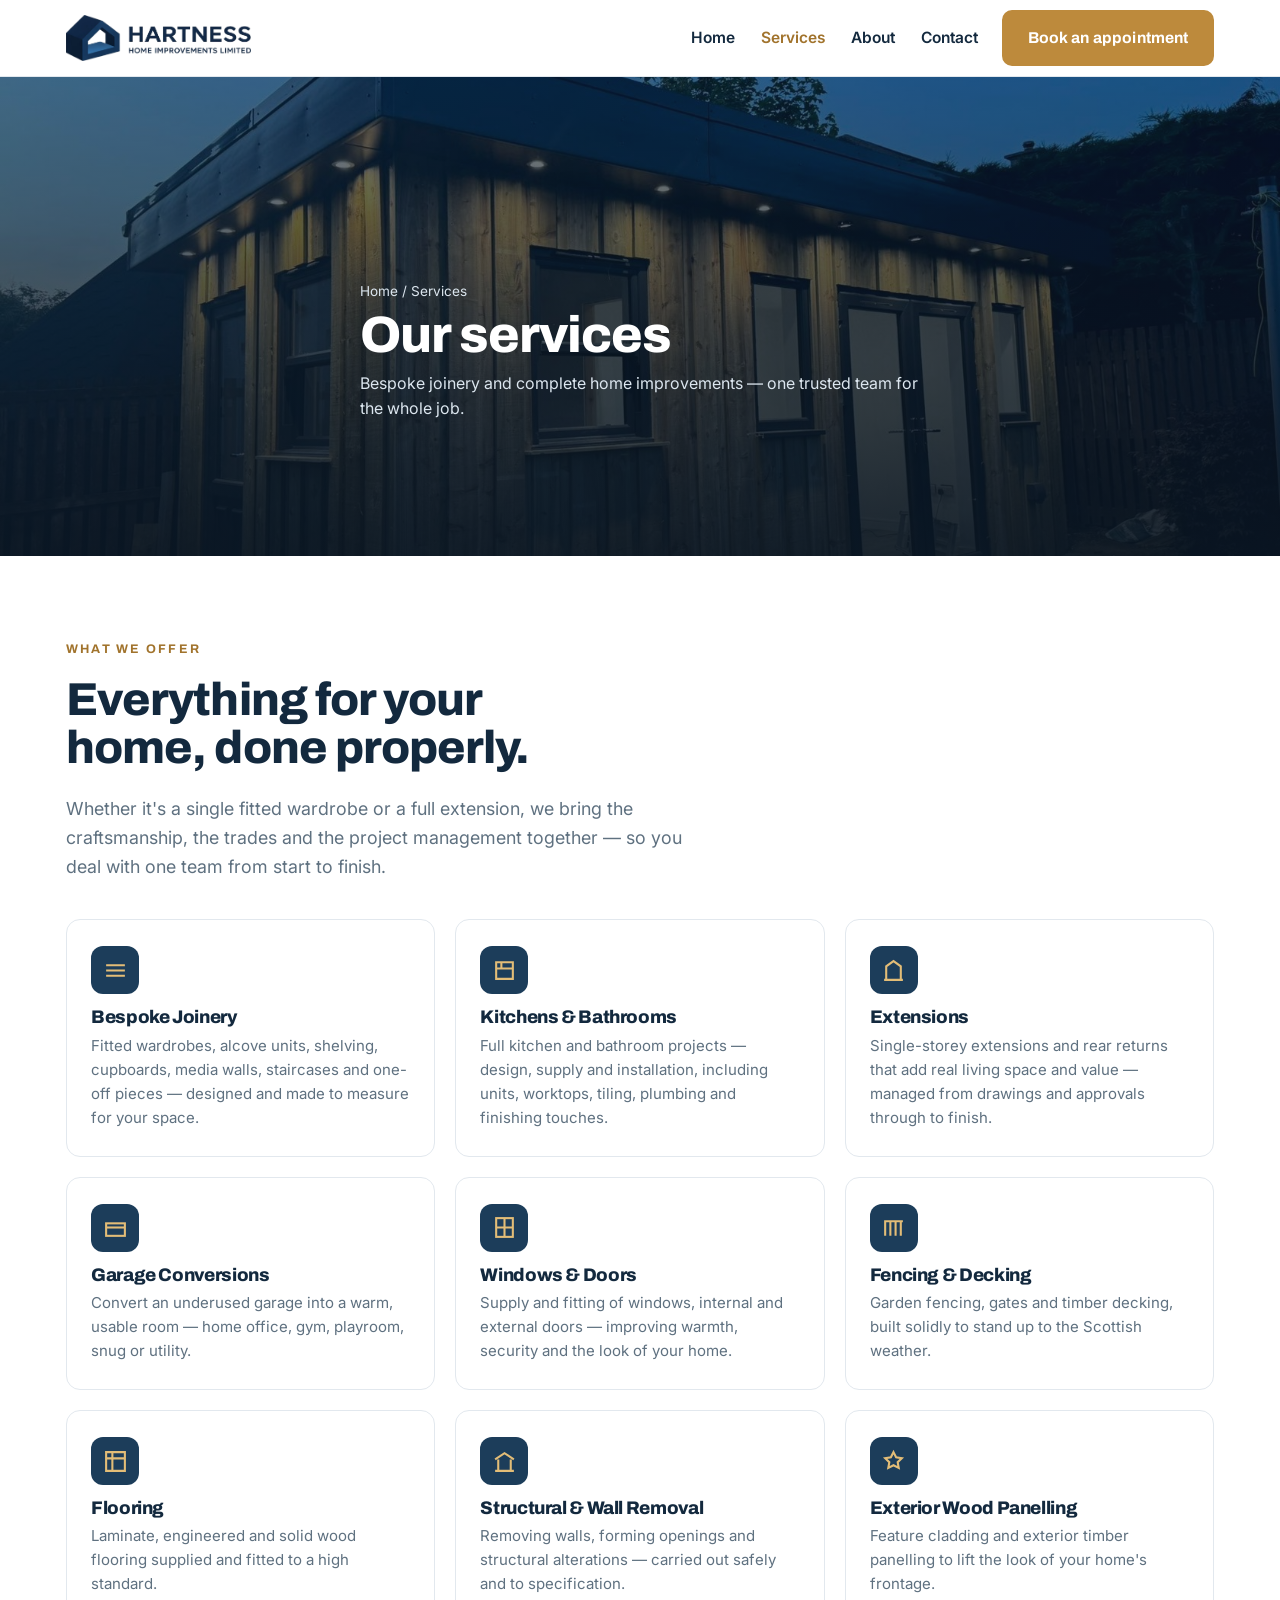
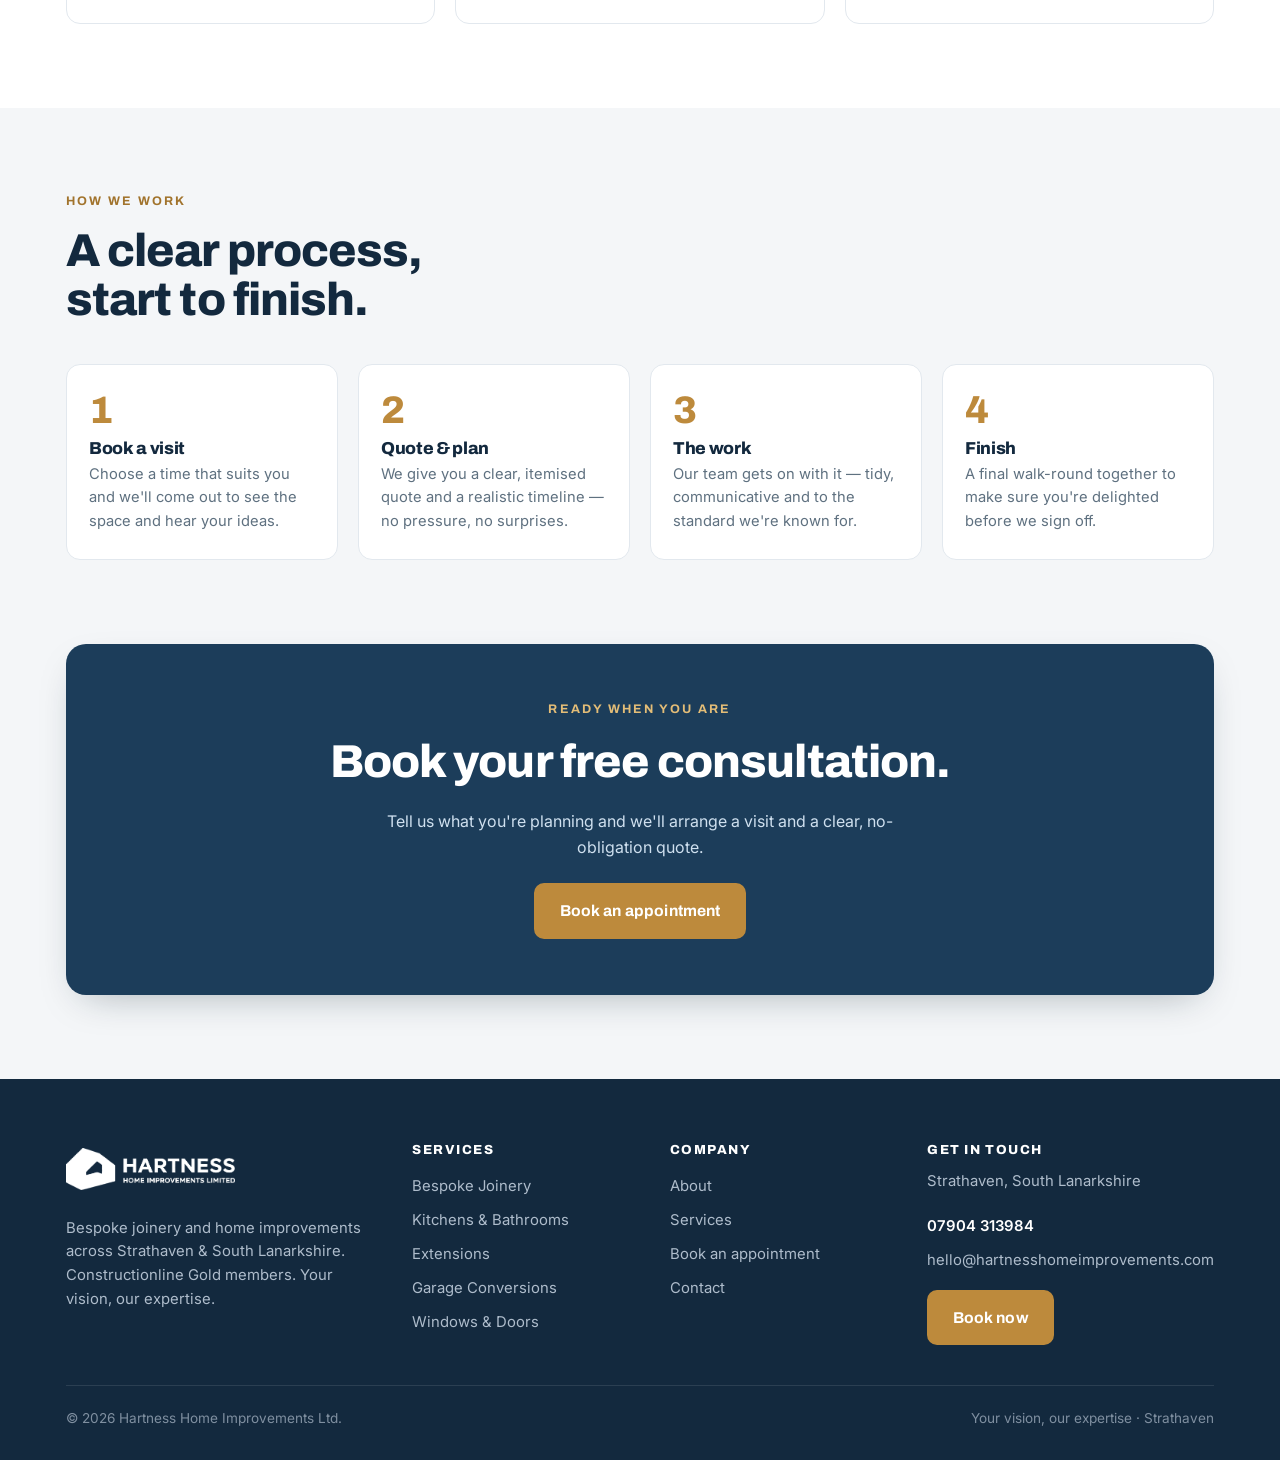
<file: services.html>
<!doctype html><html lang="en"><head>
<meta charset="utf-8"><meta name="viewport" content="width=device-width,initial-scale=1">
<title>Services — Hartness Home Improvements</title>
<meta name="description" content="Bespoke joinery, kitchens & bathrooms, extensions, garage conversions, windows & doors, fencing, flooring and structural work across Strathaven & South Lanarkshire.">
<link rel="icon" href="assets/favicon.svg">
<link rel="preconnect" href="https://fonts.googleapis.com"><link rel="preconnect" href="https://fonts.gstatic.com" crossorigin>
<link href="https://fonts.googleapis.com/css2?family=Archivo:wght@500;600;700;800;900&family=Inter:wght@400;500;600;700&display=swap" rel="stylesheet">
<link rel="stylesheet" href="css/site.css">
</head><body>
<header class="site"><nav class="bar">
 <a class="brandlogo" href="index.html" aria-label="Hartness Home Improvements home"><img src="assets/logo.png" alt="Hartness Home Improvements"></a>
 <div class="nav-links"><a href="index.html">Home</a><a href="services.html" class="active">Services</a><a href="about.html">About</a><a href="contact.html">Contact</a></div>
 <div class="nav-cta"><a class="btn btn-amber" href="book.html">Book an appointment</a></div>
 <button class="burger" data-mm-open aria-label="Menu"><span></span><span></span><span></span></button>
</nav></header>
<div class="mm-back" data-mm-close></div>
<aside class="mobile-menu"><button class="mm-close" data-mm-close aria-label="Close">&times;</button>
 <a href="index.html">Home</a><a href="services.html" class="active">Services</a><a href="about.html">About</a><a href="contact.html">Contact</a><a class="btn btn-amber" href="book.html">Book an appointment</a>
</aside>

<section class="subhero"><img class="hero-bg" src="assets/hero.jpg" alt=""><div class="wrap">
 <p class="crumb"><a href="index.html">Home</a> / Services</p>
 <h1>Our services</h1>
 <p>Bespoke joinery and complete home improvements — one trusted team for the whole job.</p>
</div></section>

<section><div class="wrap">
 <div class="sec-head" data-reveal><p class="eyebrow">What we offer</p><h2>Everything for your home, done properly.</h2>
 <p class="lead-muted">Whether it's a single fitted wardrobe or a full extension, we bring the craftsmanship, the trades and the project management together — so you deal with one team from start to finish.</p></div>
 <div class="svc-list">
   <div class="svc-item" data-reveal><div class="ic"><svg viewBox="0 0 24 24" fill="none" stroke="currentColor" stroke-width="2"><path d="M3 7h18M3 12h18M3 17h18"/></svg></div><h3>Bespoke Joinery</h3><p>Fitted wardrobes, alcove units, shelving, cupboards, media walls, staircases and one-off pieces — designed and made to measure for your space.</p></div>
   <div class="svc-item" data-reveal><div class="ic"><svg viewBox="0 0 24 24" fill="none" stroke="currentColor" stroke-width="2"><path d="M4 4h16v16H4z"/><path d="M4 10h16M9 4v6"/></svg></div><h3>Kitchens &amp; Bathrooms</h3><p>Full kitchen and bathroom projects — design, supply and installation, including units, worktops, tiling, plumbing and finishing touches.</p></div>
   <div class="svc-item" data-reveal><div class="ic"><svg viewBox="0 0 24 24" fill="none" stroke="currentColor" stroke-width="2"><path d="M3 21h18M5 21V8l7-5 7 5v13"/></svg></div><h3>Extensions</h3><p>Single-storey extensions and rear returns that add real living space and value — managed from drawings and approvals through to finish.</p></div>
   <div class="svc-item" data-reveal><div class="ic"><svg viewBox="0 0 24 24" fill="none" stroke="currentColor" stroke-width="2"><rect x="3" y="8" width="18" height="12"/><path d="M3 12h18"/></svg></div><h3>Garage Conversions</h3><p>Convert an underused garage into a warm, usable room — home office, gym, playroom, snug or utility.</p></div>
   <div class="svc-item" data-reveal><div class="ic"><svg viewBox="0 0 24 24" fill="none" stroke="currentColor" stroke-width="2"><rect x="4" y="3" width="16" height="18"/><path d="M12 3v18M4 12h16"/></svg></div><h3>Windows &amp; Doors</h3><p>Supply and fitting of windows, internal and external doors — improving warmth, security and the look of your home.</p></div>
   <div class="svc-item" data-reveal><div class="ic"><svg viewBox="0 0 24 24" fill="none" stroke="currentColor" stroke-width="2"><path d="M4 20V6M9 20V6M14 20V6M19 20V6M3 6h18"/></svg></div><h3>Fencing &amp; Decking</h3><p>Garden fencing, gates and timber decking, built solidly to stand up to the Scottish weather.</p></div>
   <div class="svc-item" data-reveal><div class="ic"><svg viewBox="0 0 24 24" fill="none" stroke="currentColor" stroke-width="2"><path d="M3 3h18v18H3z"/><path d="M3 9h18M9 3v18"/></svg></div><h3>Flooring</h3><p>Laminate, engineered and solid wood flooring supplied and fitted to a high standard.</p></div>
   <div class="svc-item" data-reveal><div class="ic"><svg viewBox="0 0 24 24" fill="none" stroke="currentColor" stroke-width="2"><path d="M3 21h18M6 21V10M18 21V10M3 10l9-6 9 6"/></svg></div><h3>Structural &amp; Wall Removal</h3><p>Removing walls, forming openings and structural alterations — carried out safely and to specification.</p></div>
   <div class="svc-item" data-reveal><div class="ic"><svg viewBox="0 0 24 24" fill="none" stroke="currentColor" stroke-width="2"><path d="M12 3l2.5 5 5.5.8-4 3.9 1 5.5-5-2.6-5 2.6 1-5.5-4-3.9 5.5-.8z"/></svg></div><h3>Exterior Wood Panelling</h3><p>Feature cladding and exterior timber panelling to lift the look of your home's frontage.</p></div>
 </div>
</div></section>

<section class="band"><div class="wrap">
 <div class="sec-head" data-reveal><p class="eyebrow">How we work</p><h2>A clear process, start to finish.</h2></div>
 <div class="steps">
   <div class="step" data-reveal><h3>Book a visit</h3><p>Choose a time that suits you and we'll come out to see the space and hear your ideas.</p></div>
   <div class="step" data-reveal><h3>Quote &amp; plan</h3><p>We give you a clear, itemised quote and a realistic timeline — no pressure, no surprises.</p></div>
   <div class="step" data-reveal><h3>The work</h3><p>Our team gets on with it — tidy, communicative and to the standard we're known for.</p></div>
   <div class="step" data-reveal><h3>Finish</h3><p>A final walk-round together to make sure you're delighted before we sign off.</p></div>
 </div>
</div></section>

<section class="band" style="padding-top:0"><div class="wrap"><div class="cta-band" data-reveal>
 <p class="eyebrow" style="color:var(--brand-l)">Ready when you are</p>
 <h2>Book your free consultation.</h2>
 <p>Tell us what you're planning and we'll arrange a visit and a clear, no-obligation quote.</p>
 <a class="btn btn-amber" href="book.html">Book an appointment</a>
</div></div></section>

<footer class="site"><div class="wrap">
 <div class="cols">
   <div class="fbrand"><a class="brandlogo" href="index.html" aria-label="Hartness home"><img src="assets/logo-white.png" alt="Hartness Home Improvements"></a>
     <p>Bespoke joinery and home improvements across Strathaven &amp; South Lanarkshire. Constructionline Gold members. Your vision, our expertise.</p></div>
   <div><h4>Services</h4><a href="services.html">Bespoke Joinery</a><a href="services.html">Kitchens &amp; Bathrooms</a><a href="services.html">Extensions</a><a href="services.html">Garage Conversions</a><a href="services.html">Windows &amp; Doors</a></div>
   <div><h4>Company</h4><a href="about.html">About</a><a href="services.html">Services</a><a href="book.html">Book an appointment</a><a href="contact.html">Contact</a></div>
   <div><h4>Get in touch</h4><p>Strathaven, South Lanarkshire</p><a href="tel:07904313984" style="color:#fff;font-weight:600">07904 313984</a><a href="mailto:hello@hartnesshomeimprovements.com">hello@hartnesshomeimprovements.com</a><a class="btn btn-amber" href="book.html" style="margin-top:12px">Book now</a></div>
 </div>
 <div class="foot-bot"><span>&copy; 2026 Hartness Home Improvements Ltd.</span><span>Your vision, our expertise · Strathaven</span></div>
</div></footer>
<script src="js/site.js"></script>
</body></html>
</file>
<file: css/site.css>
:root{
  --ink:#13293e; --navy:#1c3d5a; --navy2:#122a40; --steel:#4a6b85;
  --brand:#bd8a3c; --brand-d:#a1732c; --brand-l:#e3bd77;
  --concrete:#f4f6f8; --line:#e2e8ee; --white:#fff; --text:#22303c; --muted:#5f7180;
  --r:14px; --shadow:0 14px 40px -18px rgba(10,33,48,.38);
}
*{box-sizing:border-box}
html{scroll-behavior:smooth}
body{margin:0;font-family:'Inter',system-ui,sans-serif;color:var(--text);background:var(--white);line-height:1.6;-webkit-font-smoothing:antialiased}
h1,h2,h3,h4{font-family:'Archivo','Inter',sans-serif;font-weight:800;line-height:1.05;letter-spacing:-.02em;color:var(--ink);margin:0 0 .5em}
h1{font-size:clamp(2.4rem,6vw,4.6rem)}
h2{font-size:clamp(1.9rem,3.6vw,3rem)}
h3{font-size:1.28rem}
p{margin:0 0 1rem}
a{color:inherit;text-decoration:none}
img{max-width:100%;display:block}
.wrap{max-width:1200px;margin:0 auto;padding:0 26px}
.eyebrow{font-family:'Archivo',sans-serif;text-transform:uppercase;letter-spacing:.18em;font-size:.78rem;font-weight:700;color:var(--brand-d)}
.btn{display:inline-flex;align-items:center;gap:.5em;font-family:'Archivo',sans-serif;font-weight:700;font-size:.98rem;padding:.85em 1.5em;border-radius:10px;border:2px solid transparent;cursor:pointer;transition:.18s;letter-spacing:.01em}
.btn-amber{background:var(--brand);color:#fff;border-color:var(--brand)}
.btn-amber:hover{background:var(--brand-d);border-color:var(--brand-d)}
.btn-navy{background:var(--navy);color:#fff;border-color:var(--navy)}
.btn-navy:hover{background:var(--navy2)}
.btn-ghost{background:transparent;color:#fff;border-color:rgba(255,255,255,.5)}
.btn-ghost:hover{border-color:#fff;background:rgba(255,255,255,.1)}
.btn-out{background:#fff;color:var(--navy);border-color:var(--line)}
.btn-out:hover{border-color:var(--navy)}
/* header */
header.site{position:sticky;top:0;z-index:100;background:rgba(255,255,255,.94);backdrop-filter:blur(10px);border-bottom:1px solid var(--line)}
nav.bar{display:flex;align-items:center;gap:24px;height:76px;max-width:1200px;margin:0 auto;padding:0 26px}
.brand{display:flex;align-items:center;gap:12px;color:var(--navy)}
.brand .badge{width:46px;height:46px;flex:0 0 auto;border-radius:11px;object-fit:cover;box-shadow:0 4px 14px -6px rgba(3,166,235,.6)}
.brand .fulllogo{width:158px;height:auto}
.wordmark{display:flex;flex-direction:column;line-height:1}
.wordmark b{font-family:'Archivo',sans-serif;font-weight:700;font-size:1.3rem;letter-spacing:.2em;color:var(--navy)}
.wordmark em{font-style:normal;font-size:.57rem;letter-spacing:.3em;color:var(--brand);font-weight:600;margin-top:4px}
.brand-light .fulllogo{width:170px}
.nav-links{display:flex;gap:26px;margin-left:auto;align-items:center}
.nav-links a{font-weight:600;font-size:.97rem;color:var(--ink);padding:6px 0;position:relative}
.nav-links a:hover{color:var(--brand-d)}
.nav-links a.active{color:var(--brand-d)}
.nav-cta{display:flex;align-items:center;gap:12px}
.basket-btn{position:relative;display:inline-flex;align-items:center;gap:7px;font-weight:700;font-family:'Archivo',sans-serif;color:var(--navy);border:2px solid var(--line);padding:.5em .9em;border-radius:10px;background:#fff;cursor:pointer}
.basket-btn:hover{border-color:var(--navy)}
.basket-count{background:var(--brand);color:var(--ink);border-radius:20px;font-size:.72rem;min-width:20px;height:20px;display:inline-flex;align-items:center;justify-content:center;padding:0 6px;font-weight:800}
.burger{display:none;margin-left:auto;flex-direction:column;gap:5px;background:none;border:0;cursor:pointer;padding:8px}
.burger span{width:26px;height:3px;background:var(--navy);border-radius:2px}
.mobile-menu{display:none}
/* hero */
.hero{position:relative;min-height:92vh;display:flex;align-items:flex-end;overflow:hidden;background:var(--ink)}
.hero video,.hero .heroposter{position:absolute;inset:0;width:100%;height:100%;object-fit:cover}
.hero::after{content:"";position:absolute;inset:0;background:linear-gradient(180deg,rgba(10,22,35,.18) 0%,rgba(10,22,35,.30) 34%,rgba(10,22,35,.82) 100%)}
.hero-inner{position:relative;z-index:2;width:100%;max-width:1200px;margin:0 auto;padding:0 26px 68px;color:#fff}
.hero h1{color:#fff;max-width:16ch}
.hero h1 .amber{color:var(--brand)}
.hero p.lead{font-size:1.22rem;max-width:52ch;color:#e8eef4;margin-bottom:1.6em}
.hero .cta-row{display:flex;gap:14px;flex-wrap:wrap}
/* centered (GIKF-style) hero */
.hero.centered{align-items:center;text-align:center}
.hero.centered .hero-inner{max-width:920px;padding:118px 26px 96px;display:flex;flex-direction:column;align-items:center}
.hero.centered h1{max-width:20ch}
.hero.centered p.lead{max-width:58ch}
.hero.centered .cta-row{justify-content:center}
.hero-logo{width:min(360px,66vw);height:auto;margin:0 auto 30px;filter:drop-shadow(0 10px 34px rgba(0,0,0,.45));animation:floatlogo 6s ease-in-out infinite}
@keyframes floatlogo{0%,100%{transform:translateY(0)}50%{transform:translateY(-7px)}}
/* hero manufacturer credit — exact GIKF arrow (#tb-arrow) + Caveat */
.hero-anno{position:absolute;z-index:4;top:23%;right:5%;display:flex;flex-direction:column;align-items:center;gap:6px;pointer-events:none}
.hero-anno .anno-wrap{position:relative}
.hero-anno .anno-logo{width:202px;display:block;margin-top:26px;filter:drop-shadow(0 4px 14px rgba(0,0,0,.55))}
.hero-anno .anno-arrow{position:absolute;color:#fff;width:150px;height:112px;left:-56px;top:-118px;transform:rotate(16deg)}
.hero-anno .hand{filter:url(#rough)}
.hero-anno .anno-text{font-family:'Caveat',cursive;color:#fff;font-size:38px;font-weight:700;line-height:.9;text-align:center;transform:rotate(-4deg);margin-top:6px}
@media(max-width:1180px){.hero-anno{display:none}}
/* hand-drawn gutter/downpipe edge decoration */
.edge-decor{position:fixed;inset:0;pointer-events:none;z-index:35}
.edge-decor .pipe{position:fixed;top:88px;bottom:0;width:46px;height:auto}
.edge-decor .pipe-l{left:8px}
.edge-decor .pipe-r{right:8px;transform:scaleX(-1)}
.edge-decor .gtop{position:fixed;left:0;right:0;top:74px;height:66px;width:100%}
@media(max-width:1240px){.edge-decor{display:none}}
.trust-strip{background:var(--navy2);color:#dbe6f0}
.trust-strip .wrap{display:flex;flex-wrap:wrap;gap:14px 40px;padding:16px 26px;justify-content:center;font-size:.92rem;font-weight:600}
.trust-strip b{color:#fff}
.trust-strip span{display:inline-flex;align-items:center;gap:9px}
.trust-strip .dot{color:var(--brand)}
/* sections */
section{padding:84px 0}
.sec-head{max-width:64ch}
.sec-head.center{margin:0 auto;text-align:center}
.lead-muted{color:var(--muted);font-size:1.12rem}
/* category grid */
.cat-grid{display:grid;grid-template-columns:repeat(3,1fr);gap:22px;margin-top:38px}
.cat-card{position:relative;border-radius:var(--r);overflow:hidden;background:var(--navy);min-height:290px;display:flex;align-items:flex-end;box-shadow:var(--shadow);color:#fff}
.cat-card img{position:absolute;inset:0;width:100%;height:100%;object-fit:cover;transition:.4s}
.cat-card::after{content:"";position:absolute;inset:0;background:linear-gradient(180deg,rgba(10,25,40,.05),rgba(10,25,40,.85))}
.cat-card:hover img{transform:scale(1.05)}
.cat-card .cc-body{position:relative;z-index:2;padding:24px}
.cat-card .badge{display:inline-block;background:var(--brand);color:var(--ink);font-family:'Archivo';font-weight:700;font-size:.68rem;letter-spacing:.08em;text-transform:uppercase;padding:4px 10px;border-radius:6px;margin-bottom:10px}
.cat-card h3{color:#fff;font-size:1.5rem;margin:0 0 4px}
.cat-card p{color:#dce6f0;font-size:.93rem;margin:0}
.cat-card .go{margin-top:12px;font-family:'Archivo';font-weight:700;color:var(--brand);font-size:.9rem}
/* product listing */
.cat-block{margin-top:56px}
.cat-block .cat-title{display:flex;align-items:baseline;gap:14px;flex-wrap:wrap;border-bottom:2px solid var(--line);padding-bottom:14px;margin-bottom:28px}
.cat-block .cat-title h2{margin:0;font-size:1.9rem}
.cat-block .cat-title .sup{font-family:'Archivo';font-weight:700;font-size:.75rem;letter-spacing:.06em;text-transform:uppercase;color:#fff;background:var(--steel);padding:4px 10px;border-radius:6px}
.prod-grid{display:grid;grid-template-columns:repeat(4,1fr);gap:20px}
.prod{background:#fff;border:1px solid var(--line);border-radius:var(--r);overflow:hidden;display:flex;flex-direction:column;transition:.18s}
.prod:hover{box-shadow:var(--shadow);transform:translateY(-3px);border-color:#cfd9e4}
.prod .ph{aspect-ratio:1/1;background:#f6f8fa;display:flex;align-items:center;justify-content:center;padding:16px;border-bottom:1px solid var(--line)}
.prod .ph img{max-height:100%;object-fit:contain;mix-blend-mode:multiply}
.prod .pb{padding:15px 16px 17px;display:flex;flex-direction:column;flex:1}
.prod .pbrand{font-size:.68rem;font-weight:700;letter-spacing:.08em;text-transform:uppercase;color:var(--brand-d);font-family:'Archivo'}
.prod h3{font-size:1.02rem;margin:3px 0 7px;line-height:1.2}
.prod .desc{font-size:.85rem;color:var(--muted);margin:0 0 12px;flex:1}
.prod .swatches{display:flex;gap:5px;margin-bottom:6px;flex-wrap:wrap}
.sw{width:15px;height:15px;border-radius:50%;border:1px solid rgba(0,0,0,.15)}
.prod .meta{font-size:.76rem;color:var(--muted);margin-bottom:12px}
.prod .add{margin-top:auto;width:100%;justify-content:center}
/* alt band */
.band{background:var(--concrete)}
.split{display:grid;grid-template-columns:1.05fr 1fr;gap:54px;align-items:center}
.split img{border-radius:var(--r);box-shadow:var(--shadow);width:100%;object-fit:cover;aspect-ratio:4/3}
.pillars{display:grid;grid-template-columns:repeat(3,1fr);gap:22px;margin-top:40px}
.pillar{background:#fff;border:1px solid var(--line);border-radius:var(--r);padding:28px 24px}
.pillar .ic{width:46px;height:46px;border-radius:11px;background:var(--navy);color:var(--brand);display:flex;align-items:center;justify-content:center;margin-bottom:14px}
.pillar .ic svg{width:24px;height:24px}
.pillar h3{margin:0 0 6px;font-size:1.14rem}
.pillar p{margin:0;color:var(--muted);font-size:.95rem}
/* steps */
.steps{display:grid;grid-template-columns:repeat(4,1fr);gap:20px;margin-top:40px;counter-reset:s}
.step{background:#fff;border:1px solid var(--line);border-radius:var(--r);padding:26px 22px;position:relative}
.step::before{counter-increment:s;content:counter(s);font-family:'Archivo';font-weight:800;font-size:2.4rem;color:var(--brand);line-height:1;display:block;margin-bottom:10px}
.step h3{font-size:1.08rem;margin:0 0 5px}
.step p{margin:0;color:var(--muted);font-size:.92rem}
/* CTA */
.cta-band{background:var(--navy);color:#fff;border-radius:20px;padding:56px;text-align:center;box-shadow:var(--shadow)}
.cta-band h2{color:#fff}
.cta-band p{color:#cfe0ef;max-width:52ch;margin:0 auto 1.4em}
/* footer */
footer.site{background:var(--ink);color:#aebccb;padding:64px 0 30px;font-size:.93rem}
footer .cols{display:grid;grid-template-columns:1.4fr 1fr 1fr 1.2fr;gap:36px}
footer .brand .wordmark b{color:#fff}
footer h4{color:#fff;font-size:.82rem;text-transform:uppercase;letter-spacing:.12em;margin:0 0 14px;font-family:'Archivo'}
footer a{display:block;color:#aebccb;padding:5px 0}
footer a:hover{color:var(--brand)}
footer .fbrand p{margin:14px 0 0;max-width:34ch}
footer .foot-bot{border-top:1px solid rgba(255,255,255,.1);margin-top:40px;padding-top:22px;display:flex;justify-content:space-between;gap:16px;flex-wrap:wrap;font-size:.85rem;color:#7f8fa0}
/* quote / basket */
.q-grid{display:grid;grid-template-columns:1.3fr 1fr;gap:44px;align-items:start}
.basket-list{display:flex;flex-direction:column;gap:12px}
.bitem{display:flex;gap:14px;align-items:center;background:#fff;border:1px solid var(--line);border-radius:12px;padding:12px 14px}
.bitem img{width:64px;height:64px;object-fit:contain;background:#f6f8fa;border-radius:8px;padding:5px}
.bitem .bi-main{flex:1}
.bitem .bi-main h4{margin:0 0 2px;font-size:1rem}
.bitem .bi-opt{font-size:.8rem;color:var(--muted)}
.qty{display:flex;align-items:center;gap:8px}
.qty button{width:28px;height:28px;border:1px solid var(--line);background:#fff;border-radius:7px;font-weight:700;cursor:pointer}
.rm{background:none;border:0;color:#b23b3b;cursor:pointer;font-size:.82rem;font-weight:600}
.empty{color:var(--muted);padding:30px;text-align:center;border:2px dashed var(--line);border-radius:12px}
.form-card{background:#fff;border:1px solid var(--line);border-radius:var(--r);padding:26px;box-shadow:var(--shadow)}
.form-card label{display:block;font-weight:600;font-size:.85rem;margin:12px 0 5px}
.form-card input,.form-card textarea{width:100%;padding:11px 13px;border:1px solid var(--line);border-radius:9px;font:inherit;font-size:.95rem}
.form-card input:focus,.form-card textarea:focus{outline:0;border-color:var(--navy)}
.form-note{font-size:.8rem;color:var(--muted);margin-top:12px}
/* toast */
.toast{position:fixed;bottom:24px;left:50%;transform:translateX(-50%) translateY(140%);background:var(--navy);color:#fff;padding:14px 22px;border-radius:12px;font-weight:600;z-index:400;box-shadow:var(--shadow);transition:.3s}
.toast.on{transform:translateX(-50%) translateY(0)}
/* basket drawer */
.bk-back{position:fixed;inset:0;background:rgba(8,18,30,.5);z-index:210;opacity:0;pointer-events:none;transition:.28s}
.bk-on .bk-back{opacity:1;pointer-events:auto}
.basket-drawer{position:fixed;top:0;right:0;height:100%;width:min(92vw,400px);background:#fff;z-index:220;transform:translateX(105%);transition:.3s;display:flex;flex-direction:column;box-shadow:-24px 0 60px -24px rgba(8,18,30,.5)}
.bk-on .basket-drawer{transform:none}
.bk-head{display:flex;align-items:center;justify-content:space-between;padding:20px 22px;border-bottom:1px solid var(--line)}
.bk-head h3{margin:0}
.bk-x{background:none;border:0;font-size:1.7rem;line-height:1;cursor:pointer;color:var(--muted)}
.bk-items{flex:1;overflow:auto;padding:14px 18px;display:flex;flex-direction:column;gap:12px}
.bk-row{display:flex;gap:12px;align-items:center;border:1px solid var(--line);border-radius:12px;padding:10px}
.bk-row img{width:56px;height:56px;object-fit:contain;background:#f6f8fa;border-radius:8px;padding:4px;flex:0 0 auto}
.bk-row .bk-m{flex:1;min-width:0}
.bk-row .bk-m h4{margin:0 0 2px;font-size:.92rem;line-height:1.15}
.bk-row .bk-opt{font-size:.76rem;color:var(--muted)}
.bk-foot{border-top:1px solid var(--line);padding:16px 18px;display:flex;flex-direction:column;gap:10px}
.bk-count-row{font-weight:700;color:var(--ink)}
.bk-cont{background:none;border:0;color:var(--muted);font-weight:600;cursor:pointer;font-size:.88rem}
.bk-empty{color:var(--muted);text-align:center;padding:40px 10px}
/* stepper / quote */
.stepper{display:flex;gap:8px;margin:26px 0 34px;flex-wrap:wrap}
.stepper .st{display:flex;align-items:center;gap:9px;font-weight:700;font-family:'Archivo';color:var(--muted);font-size:.92rem}
.stepper .st .n{width:26px;height:26px;border-radius:50%;border:2px solid var(--line);display:flex;align-items:center;justify-content:center;font-size:.82rem}
.stepper .st.on{color:var(--brand-d)}
.stepper .st.on .n{border-color:var(--brand);background:var(--brand);color:#fff}
.stepper .st.done .n{border-color:var(--brand);color:var(--brand)}
.stepper .sep{flex:1;height:2px;background:var(--line);align-self:center;min-width:14px;max-width:52px}
.qstep{display:none}.qstep.on{display:block;animation:fade .3s}
@keyframes fade{from{opacity:0;transform:translateY(6px)}to{opacity:1}}
.field-grid{display:grid;grid-template-columns:1fr 1fr;gap:14px 16px}
.field-grid .full{grid-column:1/-1}
.qform label{display:block;font-weight:600;font-size:.85rem;margin:0 0 5px;color:var(--ink)}
.qform .req{color:var(--brand-d)}
.qform input,.qform textarea,.qform select{width:100%;padding:11px 13px;border:1px solid var(--line);border-radius:9px;font:inherit;font-size:.95rem;background:#fff}
.qform input:focus,.qform textarea:focus,.qform select:focus{outline:0;border-color:var(--brand)}
.qform .err{border-color:#c0392b}
.step-actions{display:flex;justify-content:space-between;gap:12px;margin-top:26px}
.review-box{background:var(--concrete);border:1px solid var(--line);border-radius:var(--r);padding:22px;margin-bottom:18px}
.review-box h4{margin:0 0 12px;font-size:.82rem;text-transform:uppercase;letter-spacing:.1em;color:var(--steel);font-family:'Archivo'}
.rev-line{display:flex;justify-content:space-between;gap:16px;padding:6px 0;border-bottom:1px dashed var(--line);font-size:.94rem}
.rev-line:last-child{border-bottom:0}
.rev-line .k{color:var(--muted)}
.rev-line .v{font-weight:600;text-align:right}
.done-card{text-align:center;padding:40px 20px;border:1px solid var(--line);border-radius:var(--r);background:#fff;box-shadow:var(--shadow)}
.done-card .tick{width:64px;height:64px;border-radius:50%;background:var(--brand);color:#fff;display:flex;align-items:center;justify-content:center;margin:0 auto 18px}
@media(max-width:600px){.field-grid{grid-template-columns:1fr}}
/* responsive */
@media(max-width:1000px){
 .cat-grid,.pillars,.steps{grid-template-columns:repeat(2,1fr)}
 .prod-grid{grid-template-columns:repeat(3,1fr)}
 .split,.q-grid{grid-template-columns:1fr;gap:30px}
 footer .cols{grid-template-columns:1fr 1fr}
}
@media(max-width:820px){
 .nav-links,.nav-cta .btn{display:none}
 .burger{display:flex}
 .nav-cta{margin-left:0}
 nav.bar{gap:12px}
 .prod-grid{grid-template-columns:repeat(2,1fr)}
 section{padding:60px 0}
 .cta-band{padding:38px 24px}
 .mobile-menu{display:block;position:fixed;inset:0 0 0 auto;width:min(84vw,340px);background:#fff;z-index:200;transform:translateX(105%);transition:.28s;padding:26px;box-shadow:-20px 0 50px -20px rgba(0,0,0,.4);overflow:auto}
 .mm-on .mobile-menu{transform:none}
 .mm-back{position:fixed;inset:0;background:rgba(8,18,30,.5);z-index:150;opacity:0;pointer-events:none;transition:.28s}
 .mm-on .mm-back{opacity:1;pointer-events:auto}
 .mobile-menu a{display:block;font-family:'Archivo';font-weight:700;font-size:1.15rem;padding:14px 0;border-bottom:1px solid var(--line);color:var(--ink)}
 .mobile-menu .btn{margin-top:18px;width:100%;justify-content:center}
 .mm-close{background:none;border:0;font-size:1.6rem;cursor:pointer;float:right;color:var(--muted)}
}
@media(max-width:820px){
 .hero{min-height:auto}
 .hero.centered .hero-inner{padding:100px 22px 72px}
 .hero-logo{width:min(280px,62vw);margin-bottom:22px}
 .hero.centered h1{font-size:clamp(2.1rem,8vw,3rem)}
 .hero.centered p.lead{font-size:1.05rem}
}
@media(max-width:520px){
 .cat-grid,.pillars,.steps,footer .cols{grid-template-columns:1fr}
 .prod-grid{grid-template-columns:1fr 1fr;gap:12px}
 .hero.centered .hero-inner{padding:88px 18px 60px}
}

/* ===== Hartness professional layer ===== */
.brandlogo{display:inline-flex;align-items:center}
.brandlogo img{height:44px;width:auto;display:block}
footer .brandlogo img{height:46px;margin-bottom:8px}
.hero-logo-img{width:min(460px,80vw);height:auto;margin:0 auto 22px;filter:drop-shadow(0 10px 26px rgba(0,0,0,.5));animation:floatlogo 6s ease-in-out infinite}
@media(max-width:820px){.brandlogo img{height:38px}.hero-logo-img{width:min(320px,78vw)}}
/* subhero for inner pages */
.subhero{position:relative;min-height:42vh;display:flex;align-items:flex-end;overflow:hidden;background:var(--ink)}
.subhero .hero-bg{position:absolute;inset:0;width:100%;height:100%;object-fit:cover;animation:kenburns 20s ease-out infinite alternate}
.subhero::after{content:"";position:absolute;inset:0;background:linear-gradient(180deg,rgba(10,22,35,.55),rgba(10,22,35,.9))}
.subhero .wrap{position:relative;z-index:2;padding:120px 26px 50px;color:#fff}
.subhero h1{color:#fff;font-size:clamp(2rem,4.4vw,3.2rem);margin:6px 0 8px}
.subhero p{color:#dce6ef;max-width:56ch;margin:0}
.crumb{font-size:.85rem;color:#c3d2df}.crumb a:hover{color:var(--brand-l)}
@keyframes kenburns{from{transform:scale(1.04)}to{transform:scale(1.14)}}
/* trust badges */
.badges{display:flex;flex-wrap:wrap;gap:14px;align-items:center;justify-content:center;margin-top:6px}
.badge-pill{display:inline-flex;align-items:center;gap:9px;background:#fff;border:1px solid var(--line);border-radius:999px;padding:9px 16px;font-family:'Archivo';font-weight:700;font-size:.9rem;color:var(--ink);box-shadow:var(--shadow)}
.badge-pill svg{width:18px;height:18px;color:var(--brand)}
/* constructionline callout */
.cline{display:grid;grid-template-columns:auto 1fr;gap:26px;align-items:center;background:var(--navy);color:#fff;border-radius:var(--r);padding:26px 30px;box-shadow:var(--shadow)}
.cline img{width:150px;height:auto;border-radius:8px;background:#fff;padding:8px}
.cline h3{color:#fff;margin:0 0 4px}.cline p{color:#cfe0ef;margin:0}
@media(max-width:640px){.cline{grid-template-columns:1fr;text-align:center}.cline img{margin:0 auto}}
/* testimonials */
.tgrid{display:grid;grid-template-columns:repeat(3,1fr);gap:22px;margin-top:38px}
@media(max-width:900px){.tgrid{grid-template-columns:1fr}}
.tcard{background:#fff;border:1px solid var(--line);border-radius:var(--r);padding:26px;box-shadow:var(--shadow);display:flex;flex-direction:column;gap:12px}
.tcard .stars{color:var(--brand);letter-spacing:2px;font-size:1rem}
.tcard p{color:var(--text);margin:0;font-size:.98rem;line-height:1.6}
.tcard .who{font-family:'Archivo';font-weight:700;color:var(--ink);font-size:.9rem;margin-top:auto}
/* booking */
.book-wrap{display:grid;grid-template-columns:1fr;gap:20px;max-width:900px;margin:0 auto}
.cal-embed{width:100%;min-height:640px;border:1px solid var(--line);border-radius:var(--r);overflow:hidden;background:#fff;box-shadow:var(--shadow)}
.cal-embed iframe{width:100%;height:700px;border:0;display:block}
.book-note{background:var(--concrete);border:1px dashed var(--line);border-radius:var(--r);padding:20px 22px;color:var(--muted);font-size:.95rem}
/* service icon grid */
.svc-list{display:grid;grid-template-columns:repeat(3,1fr);gap:20px;margin-top:38px}
@media(max-width:900px){.svc-list{grid-template-columns:repeat(2,1fr)}}
@media(max-width:560px){.svc-list{grid-template-columns:1fr}}
.svc-item{background:#fff;border:1px solid var(--line);border-radius:var(--r);padding:26px 24px;transition:.25s}
.svc-item:hover{transform:translateY(-5px);box-shadow:var(--shadow);border-color:#cdd8e2}
.svc-item .ic{width:48px;height:48px;border-radius:12px;background:var(--navy);color:var(--brand-l);display:flex;align-items:center;justify-content:center;margin-bottom:14px}
.svc-item .ic svg{width:25px;height:25px}
.svc-item h3{font-size:1.14rem;margin:0 0 6px}
.svc-item p{color:var(--muted);font-size:.94rem;margin:0}
/* work gallery */
.work-grid{display:grid;grid-template-columns:repeat(3,1fr);gap:18px;margin-top:36px}
@media(max-width:820px){.work-grid{grid-template-columns:1fr 1fr}}
.work-grid .cell{border-radius:var(--r);overflow:hidden;aspect-ratio:4/3;box-shadow:var(--shadow)}
.work-grid img{width:100%;height:100%;object-fit:cover;transition:.4s}
.work-grid .cell:hover img{transform:scale(1.06)}
/* scroll reveal */
[data-reveal]{opacity:0;transform:translateY(24px);transition:opacity .7s cubic-bezier(.2,.7,.2,1),transform .7s cubic-bezier(.2,.7,.2,1)}
[data-reveal].in{opacity:1;transform:none}
.svc-list>*:nth-child(2),.tgrid>*:nth-child(2){transition-delay:.08s}
.svc-list>*:nth-child(3),.tgrid>*:nth-child(3){transition-delay:.16s}
.svc-list>*:nth-child(5){transition-delay:.08s}.svc-list>*:nth-child(6){transition-delay:.16s}
@media(prefers-reduced-motion:reduce){[data-reveal]{opacity:1;transform:none;transition:none}.hero .hero-bg,.subhero .hero-bg,.hero video{animation:none}.hero-logo-img{animation:none}}
h1,h2,h3{text-wrap:balance}
header.site.scrolled{box-shadow:0 8px 26px -18px rgba(10,25,40,.4)}
/* hero supports image OR video */
.hero .hero-bg{position:absolute;inset:0;width:100%;height:100%;object-fit:cover;animation:kenburns 20s ease-out infinite alternate}

/* ===== text logo lockup (placeholder until real logo) ===== */
.logolock{display:flex;flex-direction:column;line-height:1;font-family:'Archivo',sans-serif}
.logolock b{font-weight:800;font-size:1.3rem;letter-spacing:.03em;color:var(--ink)}
.logolock b em{font-style:normal;color:var(--brand)}
.logolock span{font-size:.56rem;letter-spacing:.32em;text-transform:uppercase;color:var(--muted);font-weight:700;margin-top:5px}
.logolock.light b{color:#fff}.logolock.light span{color:var(--brand-l)}
.hero-logolock{align-items:center;margin-bottom:20px}
.hero-logolock b{font-size:clamp(2rem,5vw,3.1rem);letter-spacing:.02em}
.hero-logolock span{font-size:clamp(.6rem,1.4vw,.82rem);letter-spacing:.42em;margin-top:9px}

/* contact */
.contact-grid{display:grid;grid-template-columns:1fr 1.1fr;gap:44px;align-items:start}
@media(max-width:900px){.contact-grid{grid-template-columns:1fr;gap:30px}}
.info-card{background:var(--concrete);border:1px solid var(--line);border-radius:var(--r);padding:28px}
.info-row{display:flex;gap:13px;align-items:flex-start;padding:13px 0;border-bottom:1px solid var(--line)}
.info-row:last-child{border-bottom:0}
.info-row svg{width:21px;height:21px;color:var(--brand);flex:0 0 auto;margin-top:3px}
.info-row .lab{font-size:.72rem;letter-spacing:.1em;text-transform:uppercase;color:var(--muted);font-family:'Archivo'}
.info-row .val{font-weight:600;color:var(--ink)}.info-row .val a:hover{color:var(--brand-d)}
.soc-row{display:flex;gap:10px;margin-top:18px}
.soc-row a{width:42px;height:42px;border-radius:11px;background:var(--navy);color:#fff;display:flex;align-items:center;justify-content:center}
.soc-row a:hover{background:var(--brand)}.soc-row svg{width:19px;height:19px}
#form-status{margin-top:10px;font-size:.92rem;min-height:1.2rem}
#form-status.ok{color:#1a7a4c}#form-status.err{color:#b4462b}

/* real logo sizing + hero chip */
.brandlogo img{height:46px;width:auto;display:block}
footer .brandlogo img{height:42px;margin-bottom:8px}
@media(max-width:820px){.brandlogo img{height:38px}}
.hero-logo-chip{display:inline-block;margin-bottom:20px;filter:drop-shadow(0 0 9px rgba(255,255,255,.95)) drop-shadow(0 0 20px rgba(255,255,255,.75)) drop-shadow(0 0 40px rgba(255,255,255,.5));animation:floatlogo 6s ease-in-out infinite}
.hero-logo-chip img{width:min(300px,72vw);height:auto;display:block}
@media(max-width:820px){.hero-logo-chip{padding:18px 24px}.hero-logo-chip img{width:min(180px,54vw)}}

/* mobile hero: team photo as full-bleed backdrop, logo + text over it with opacity drop */
@media(max-width:820px){
  .hero.centered{min-height:auto}
  .hero.centered .hero-bg{object-fit:cover;object-position:center top;top:0;height:100%;animation:none}
  .hero.centered .hero-inner{position:relative;padding-top:70px;padding-bottom:40px}
  .hero.centered .hero-logo-chip{position:static;margin:0 auto 12px}
  .hero.centered .hero-logo-chip img{width:min(200px,52vw)}
  .hero.centered h1{font-size:clamp(1.9rem,7.6vw,2.6rem);margin-bottom:.35em}
  .hero.centered p.lead{font-size:1rem;margin-bottom:1.1em}
  .hero.centered .cta-row{gap:10px}
}

/* recent work feature */
.work-feature{border-radius:var(--r);overflow:hidden;box-shadow:var(--shadow);max-width:1000px;margin:36px auto 0}
.work-feature img{width:100%;display:block;transition:transform .5s}
.work-feature:hover img{transform:scale(1.03)}

/* recent work placeholders */
.work-grid .cell.ph{aspect-ratio:4/3;display:flex;flex-direction:column;align-items:center;justify-content:center;gap:9px;background:var(--concrete);border:2px dashed var(--line);color:var(--muted);box-shadow:none;border-radius:var(--r)}
.work-grid .cell.ph svg{width:34px;height:34px;color:#b9c4d0}
.work-grid .cell.ph span{font-family:'Archivo';font-weight:700;font-size:.78rem;letter-spacing:.08em;text-transform:uppercase}
@media(max-width:820px){.work-grid{grid-template-columns:1fr 1fr}}
@media(max-width:520px){.work-grid{grid-template-columns:1fr}}
</file>
